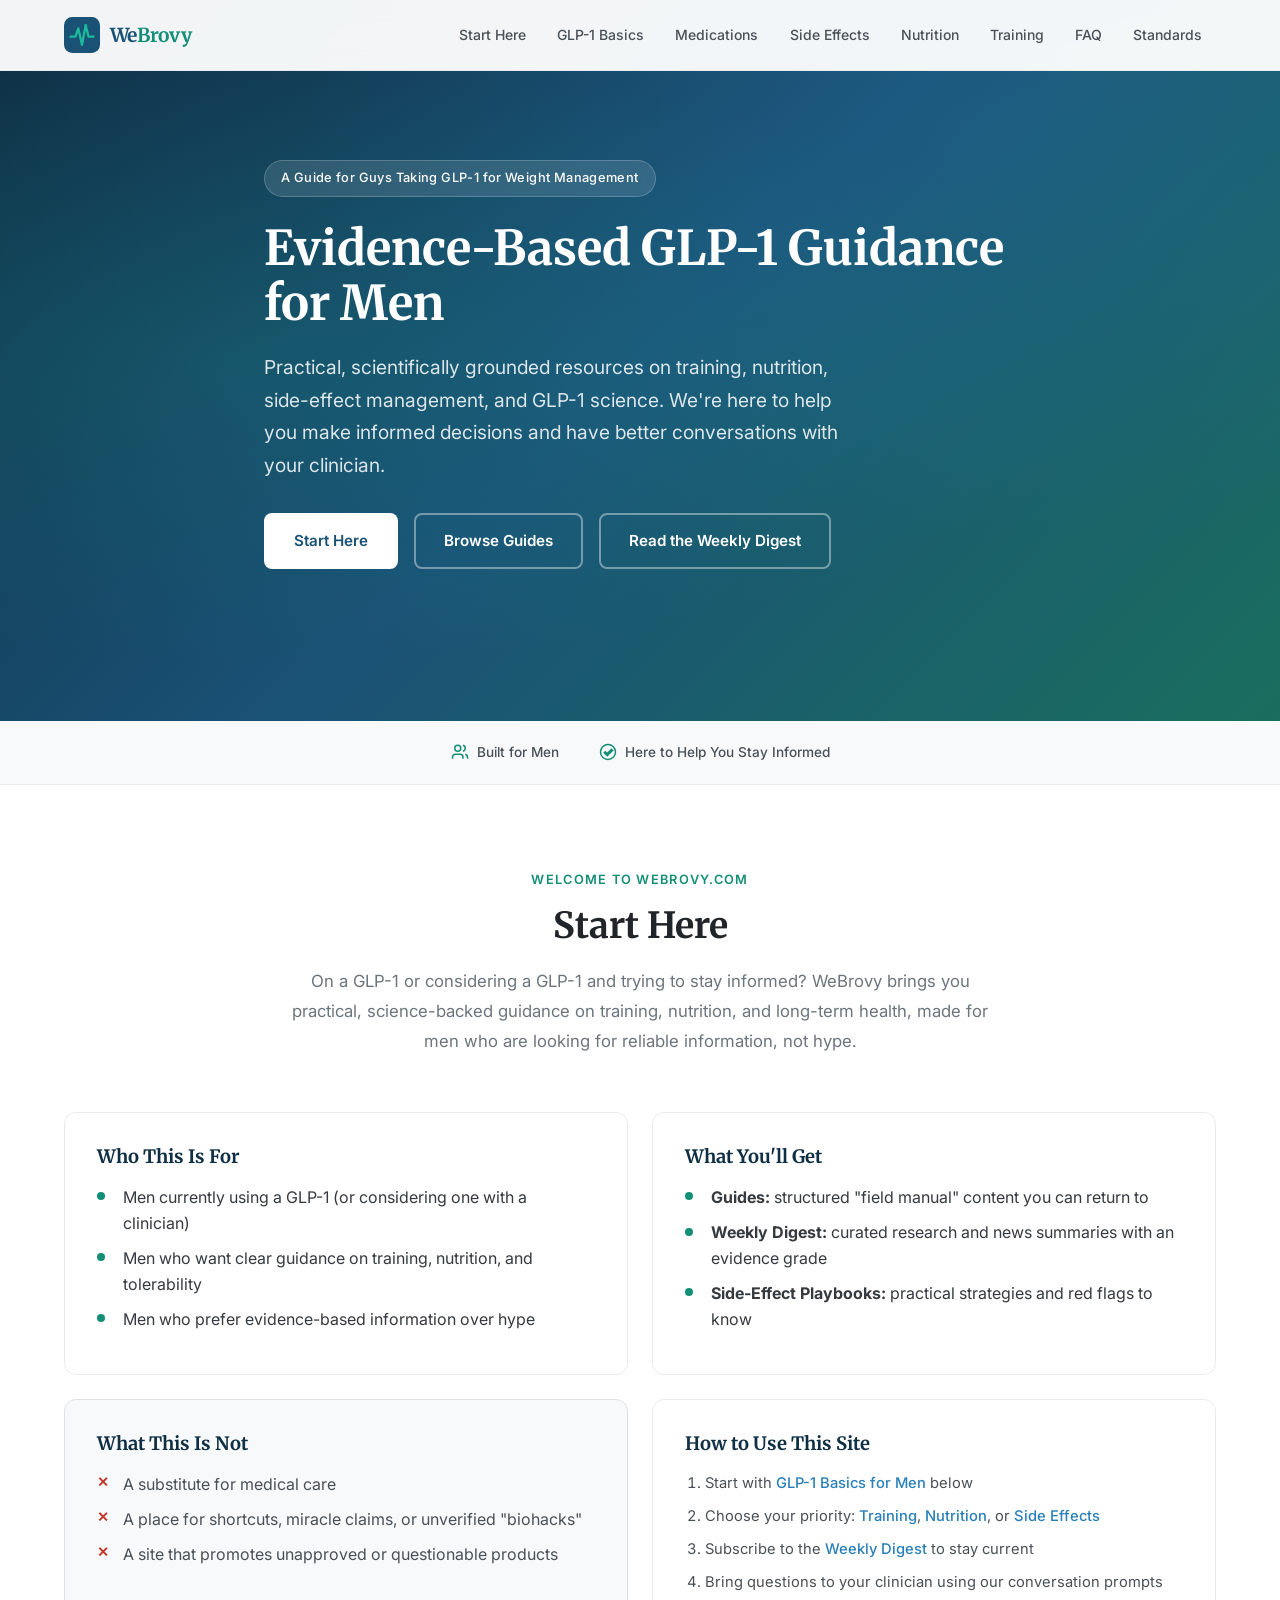
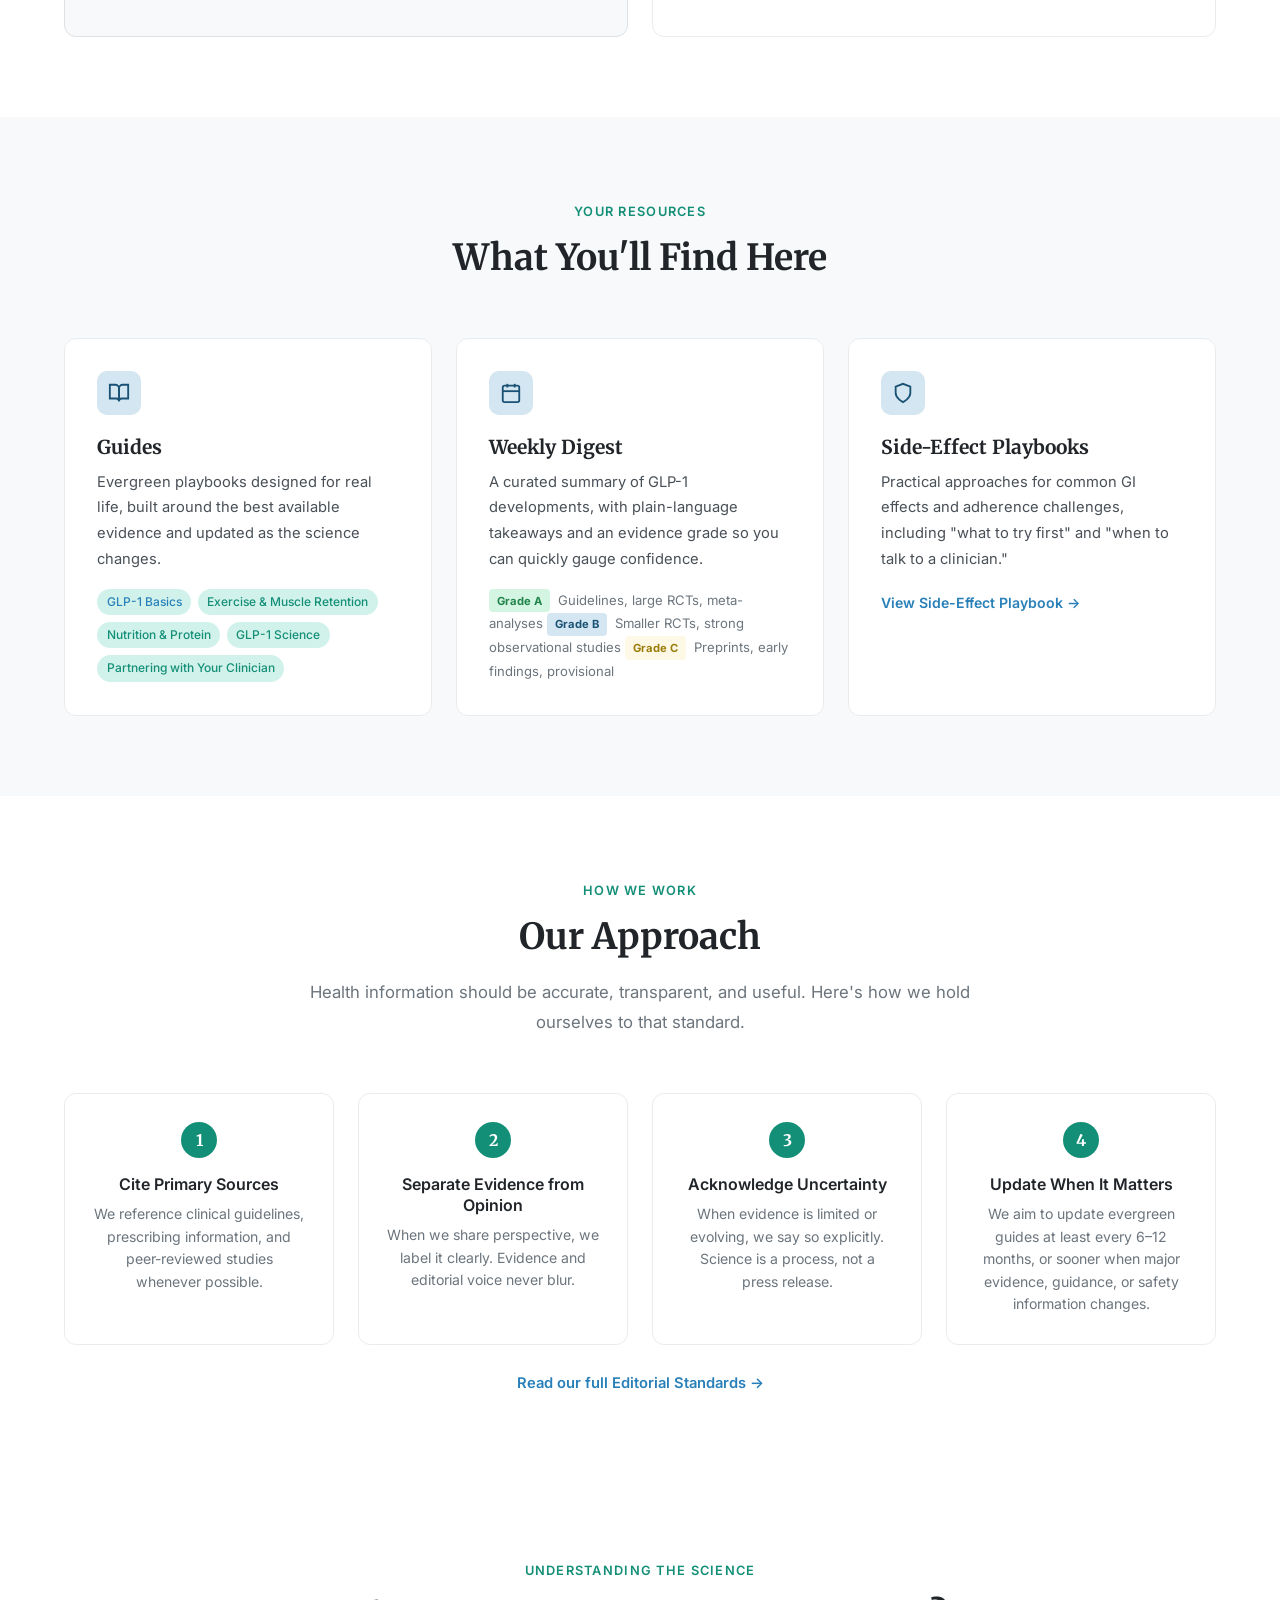
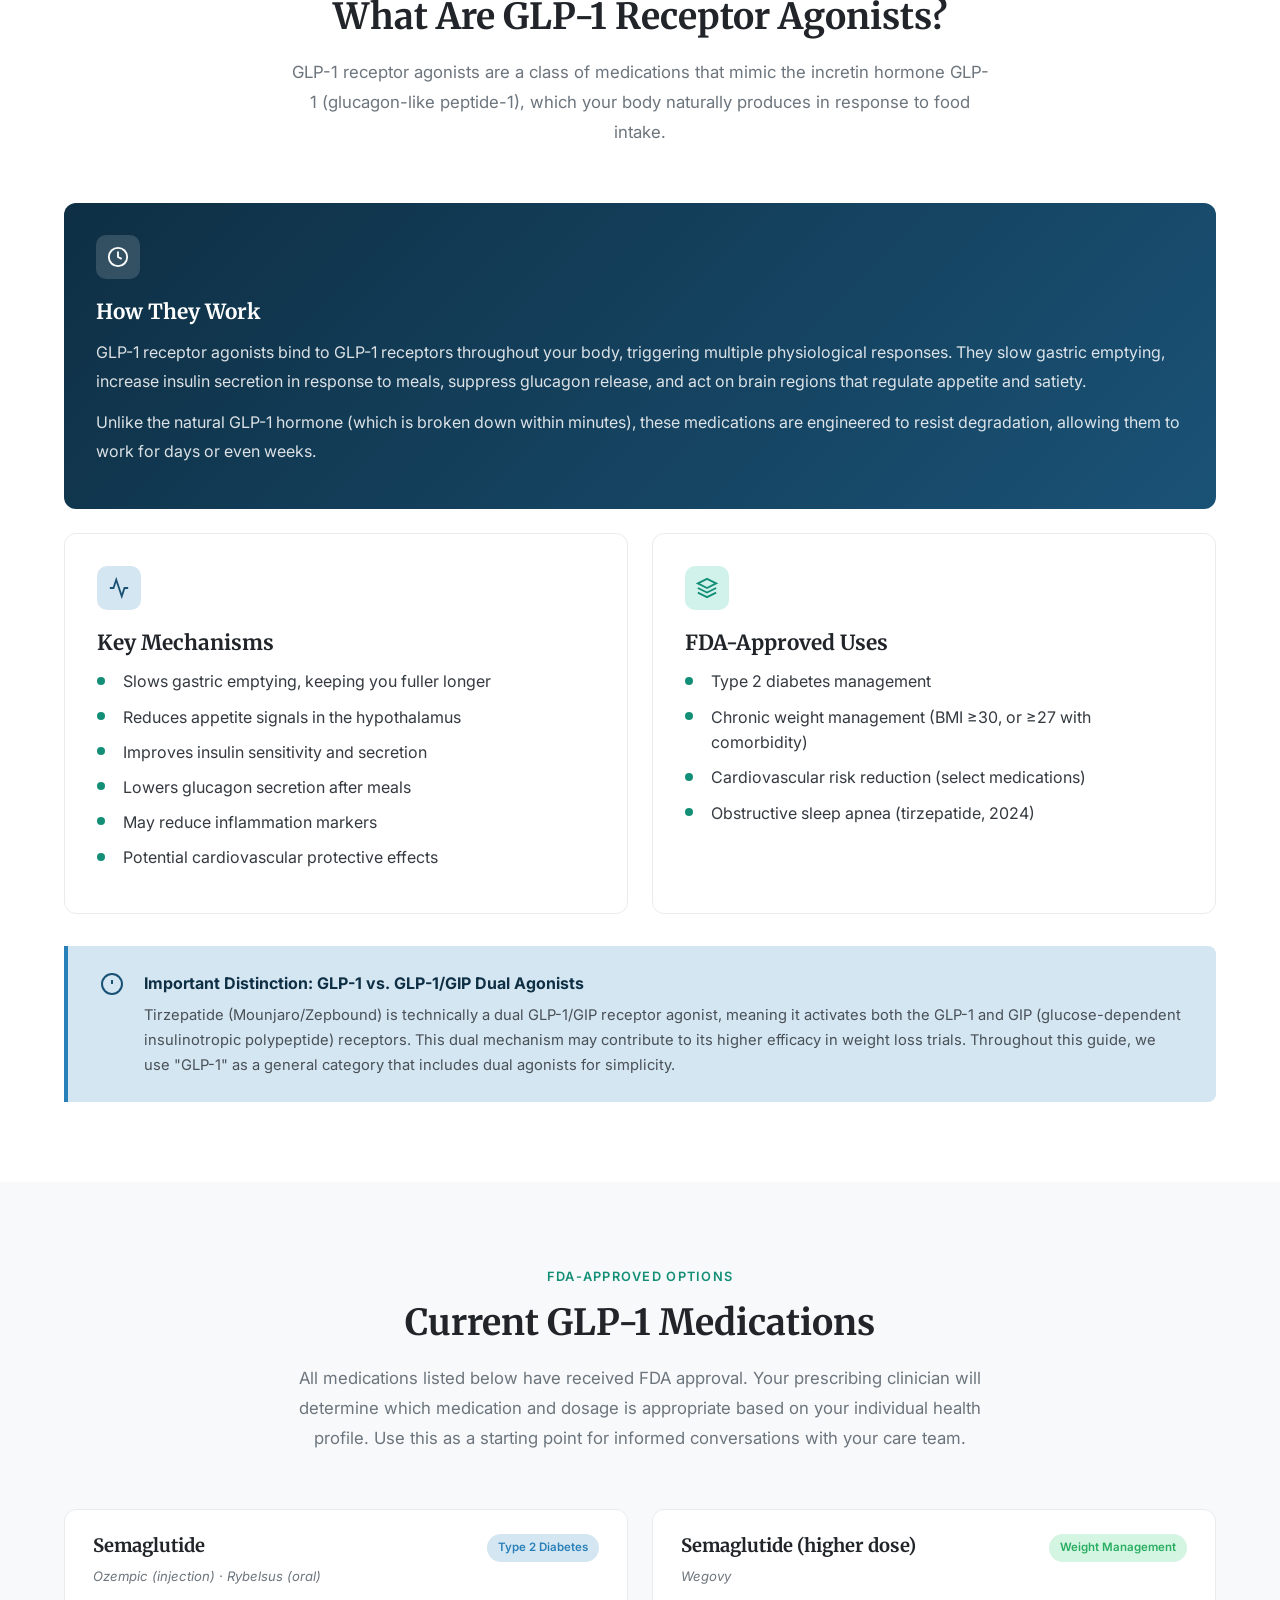
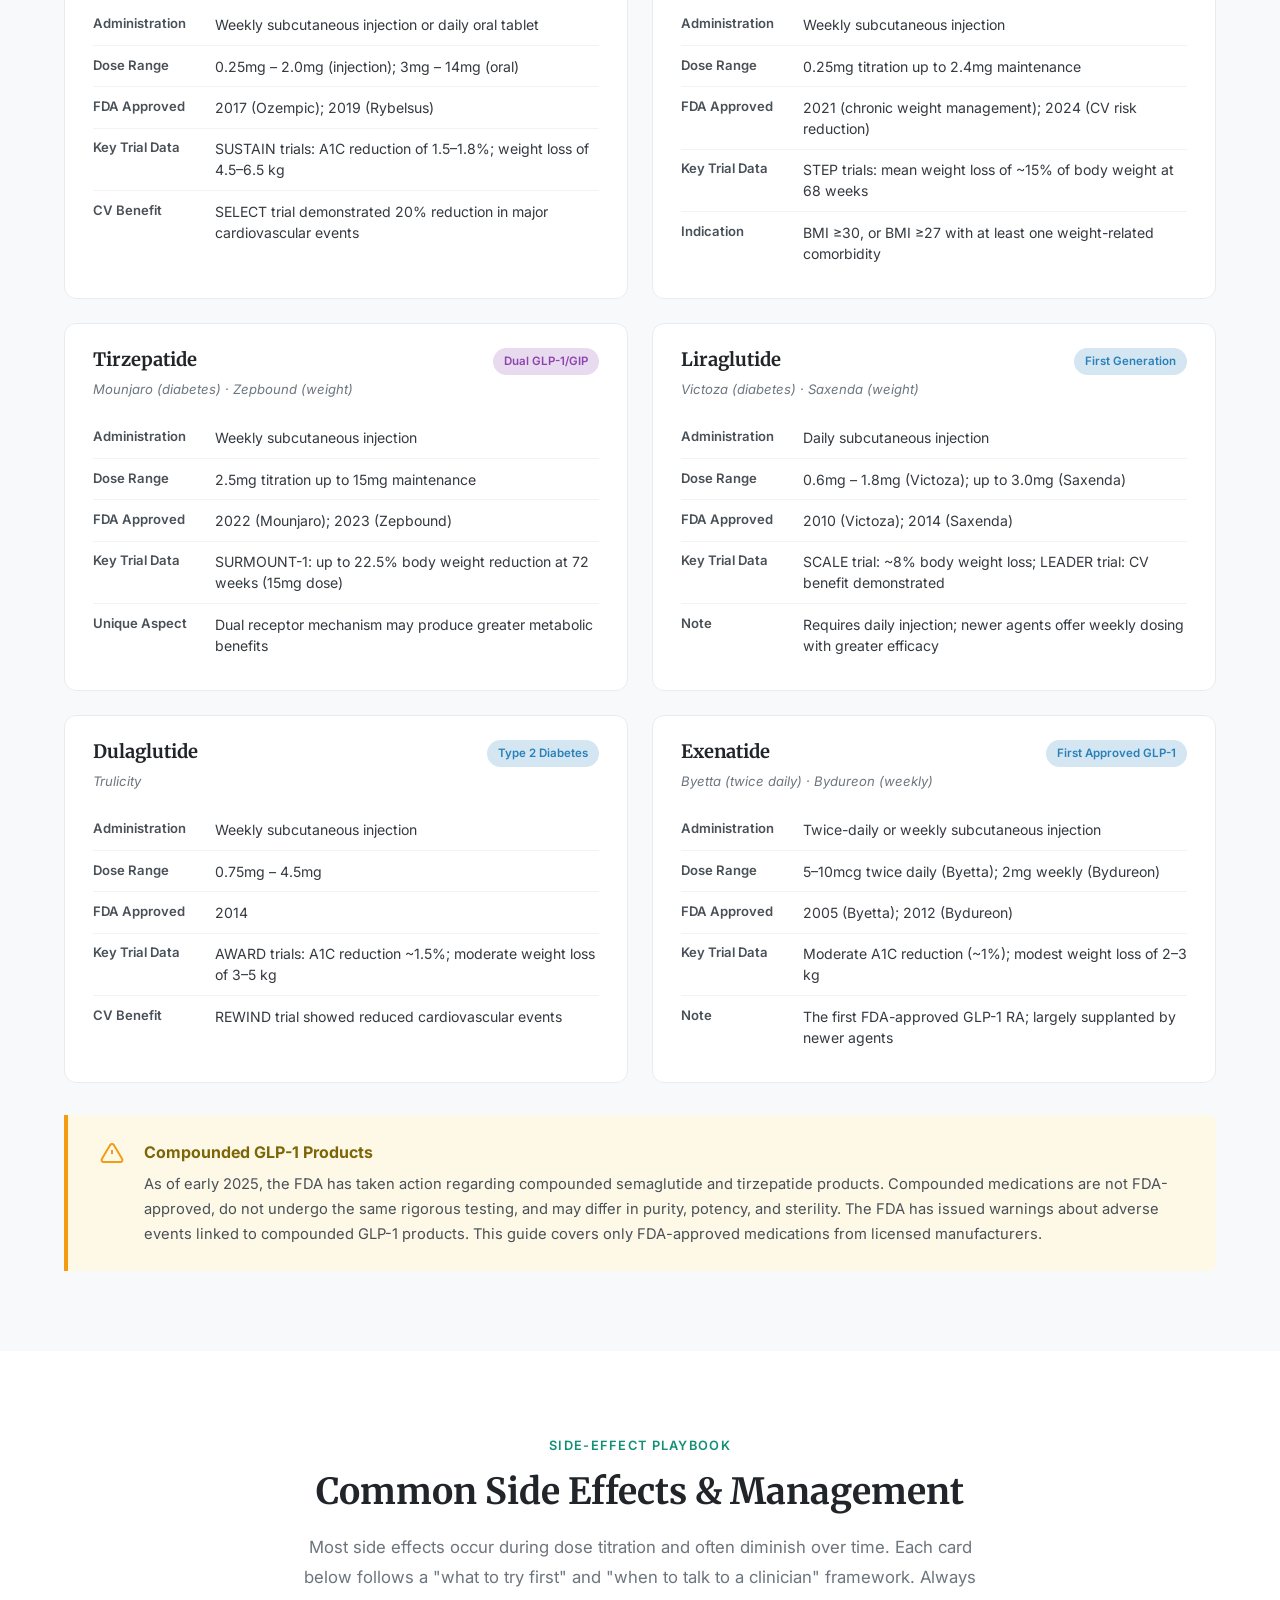
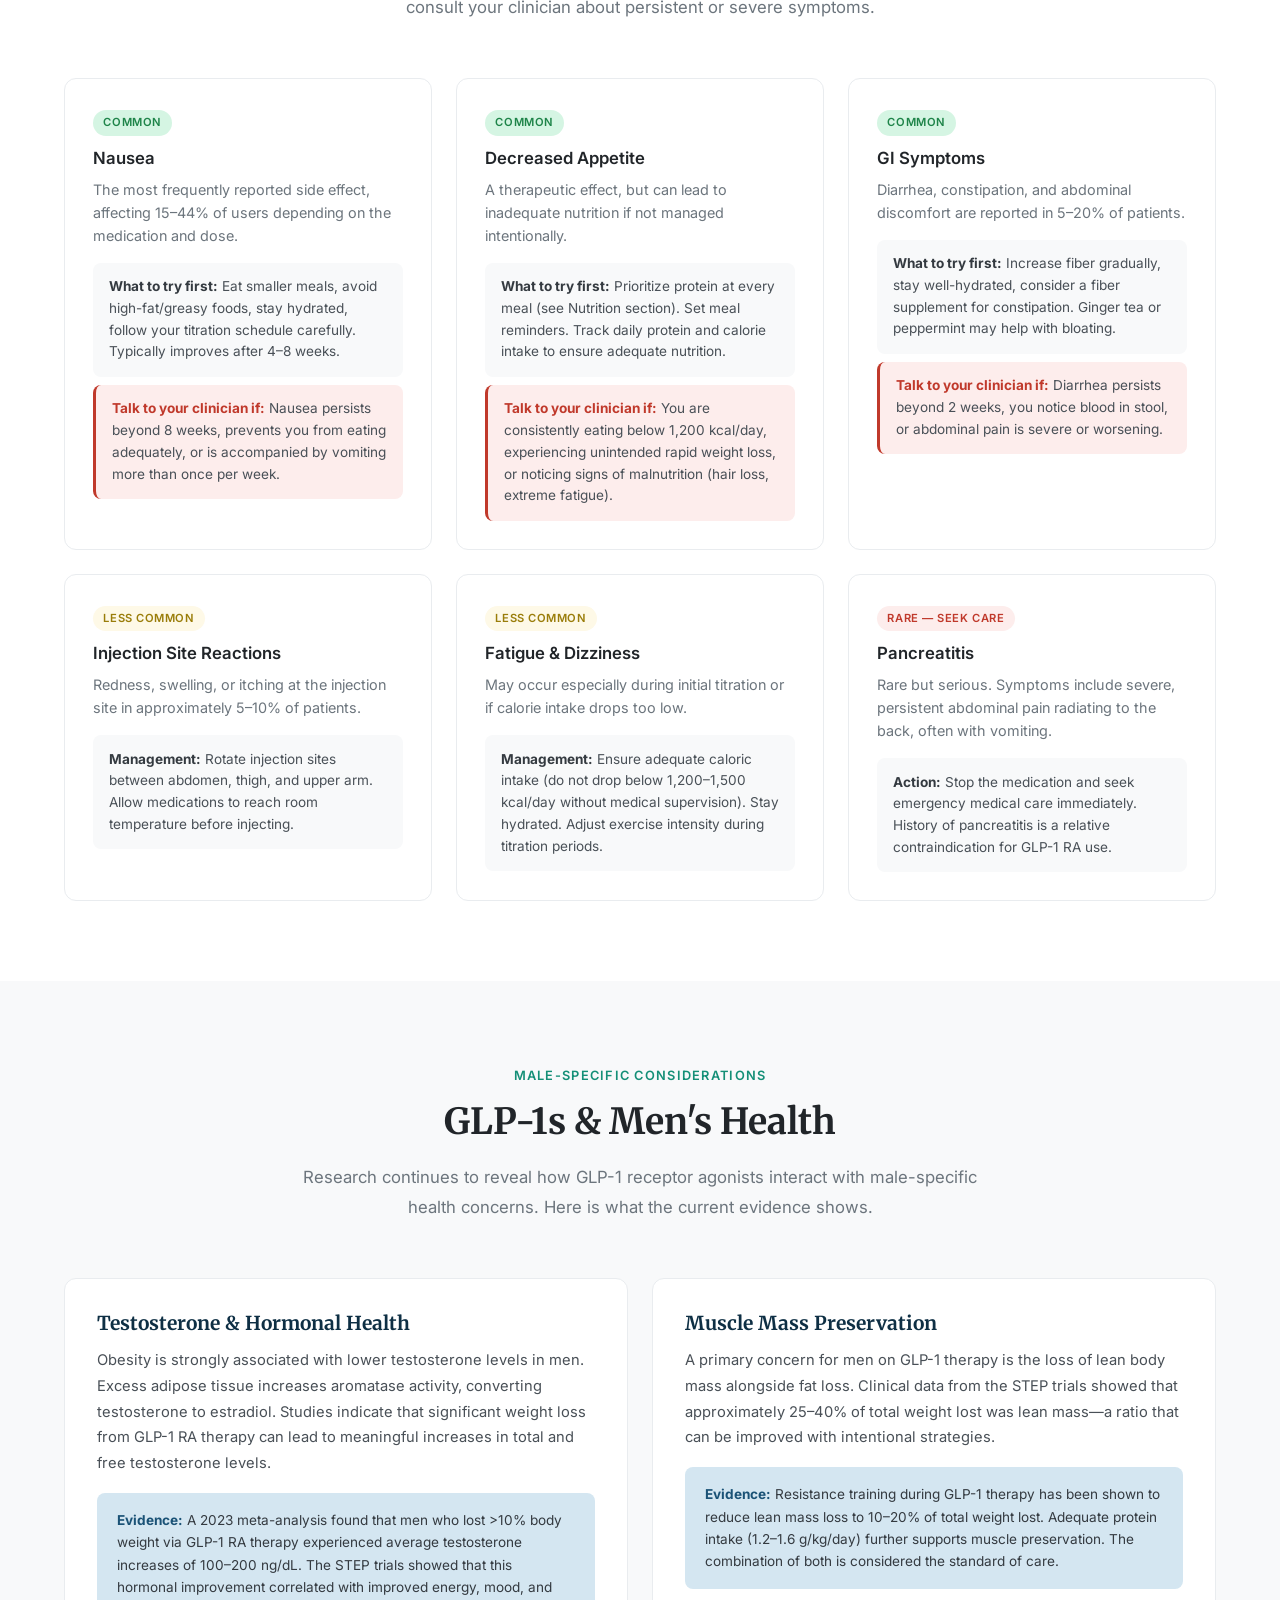
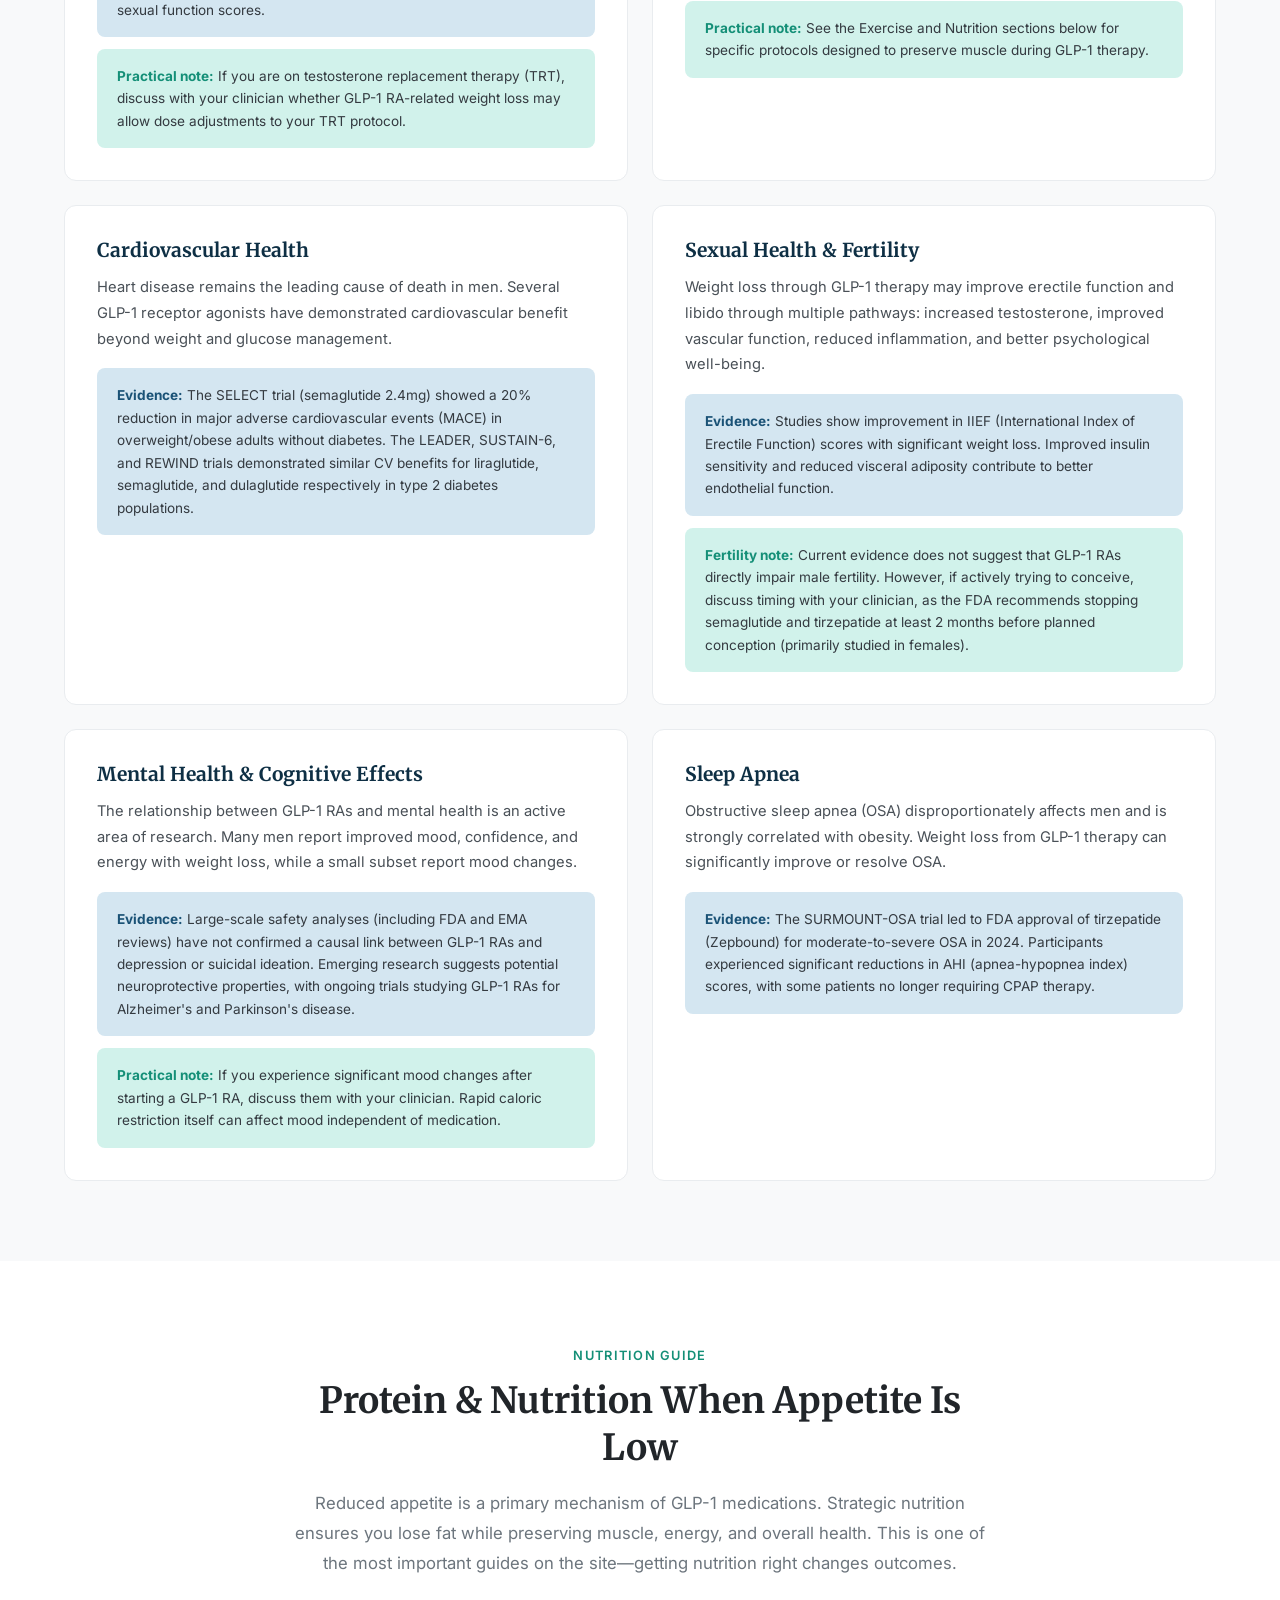
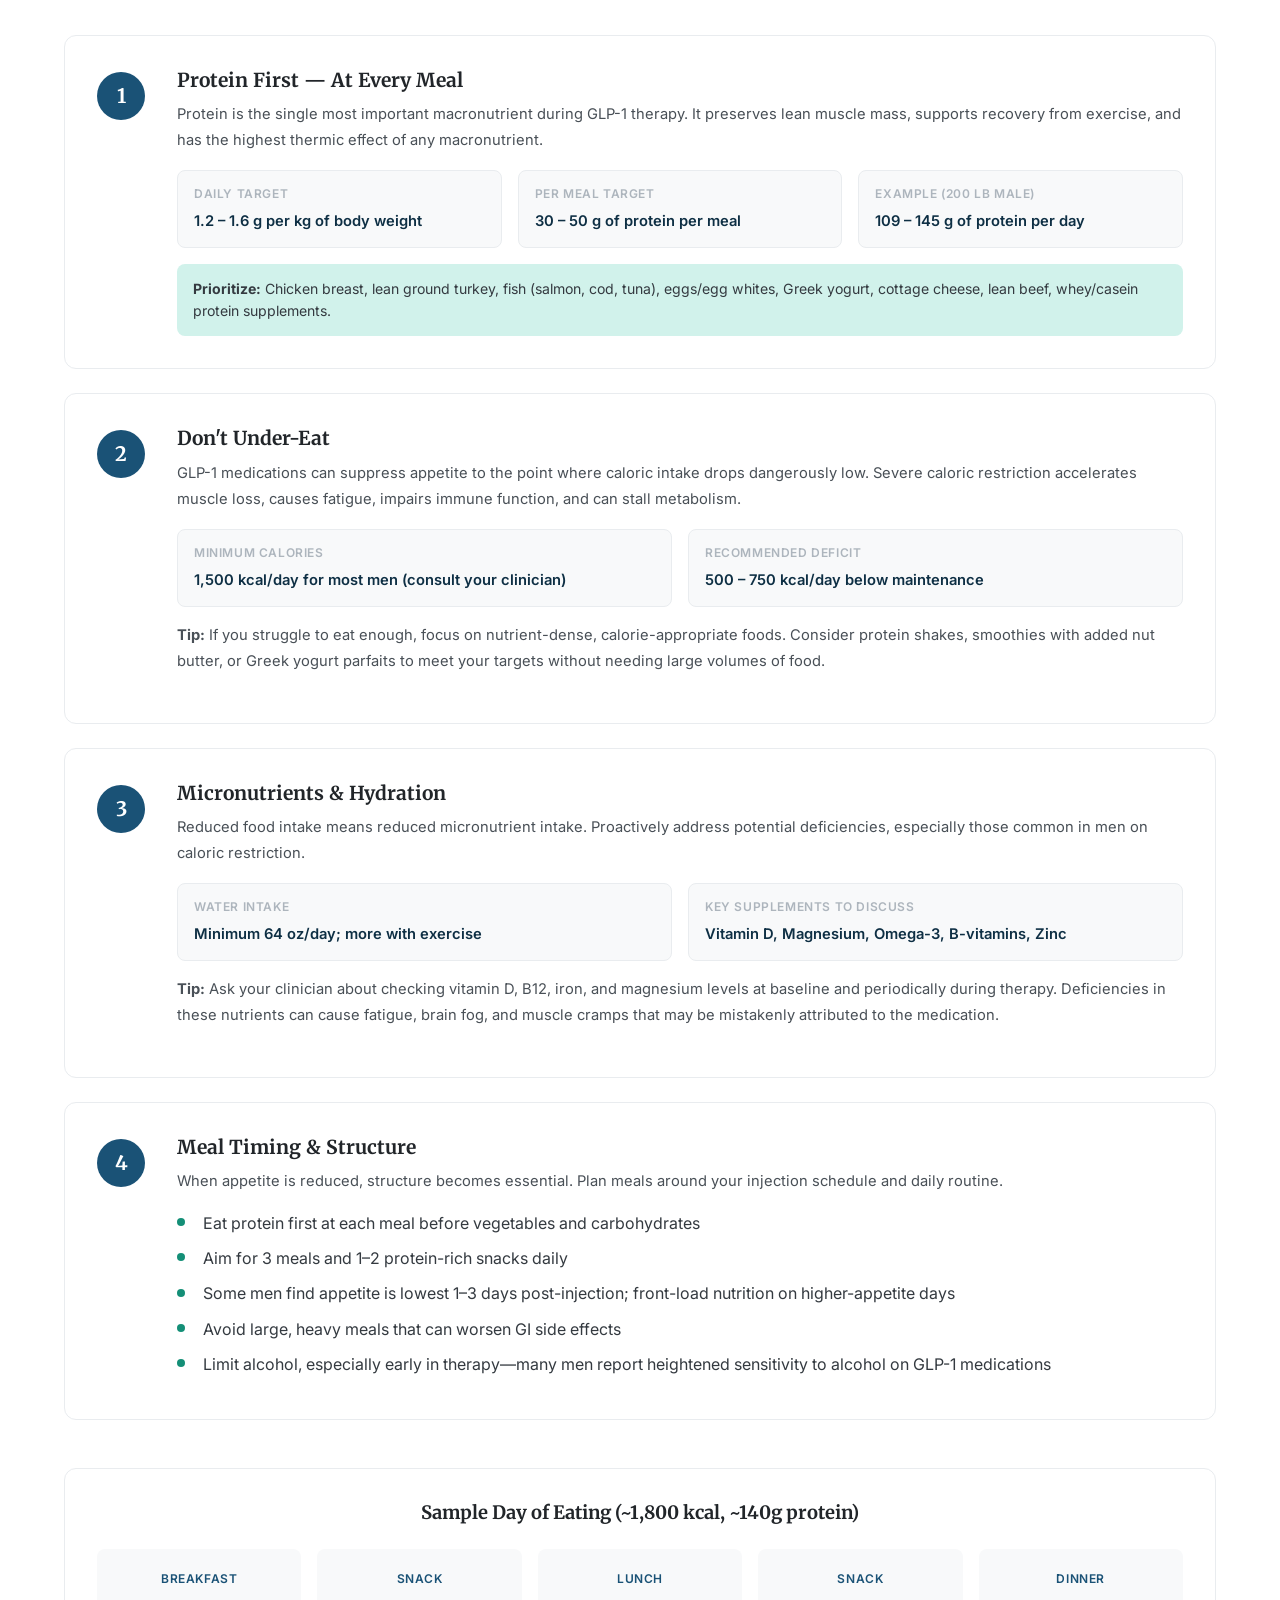
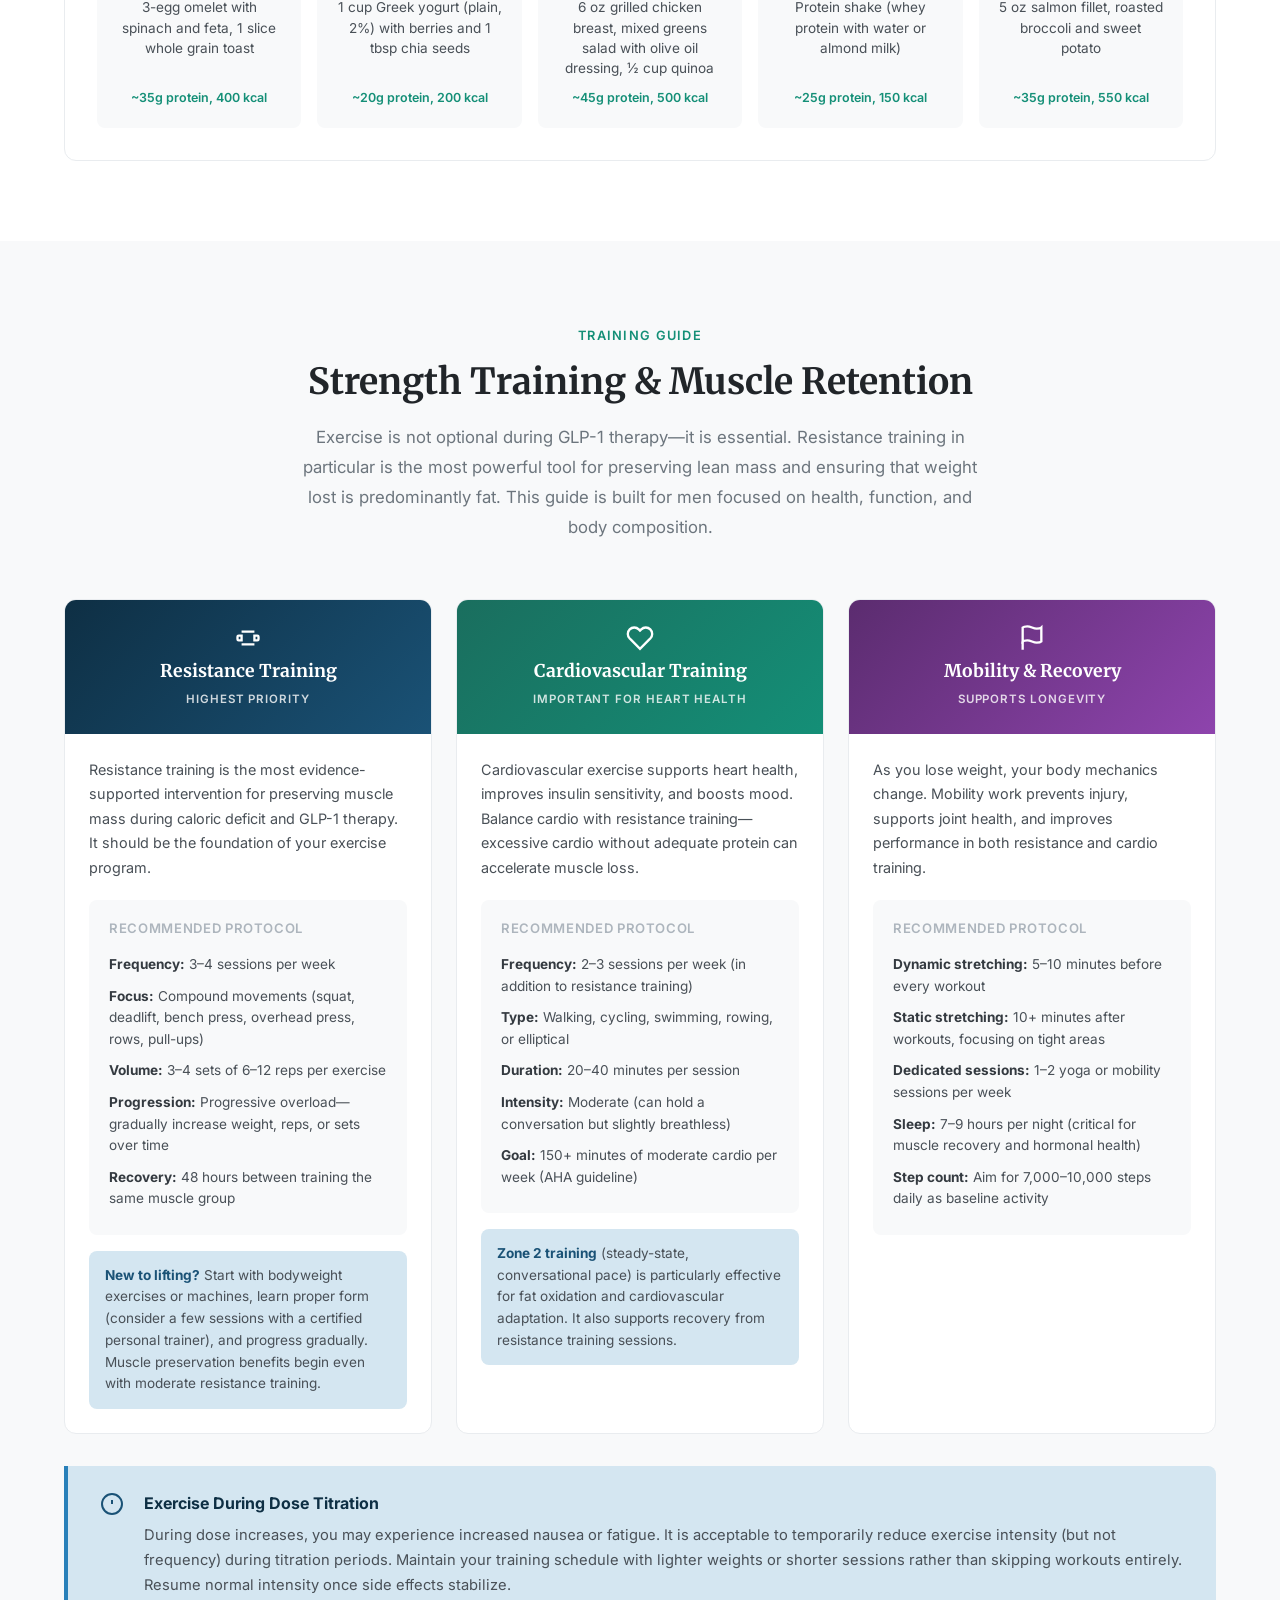
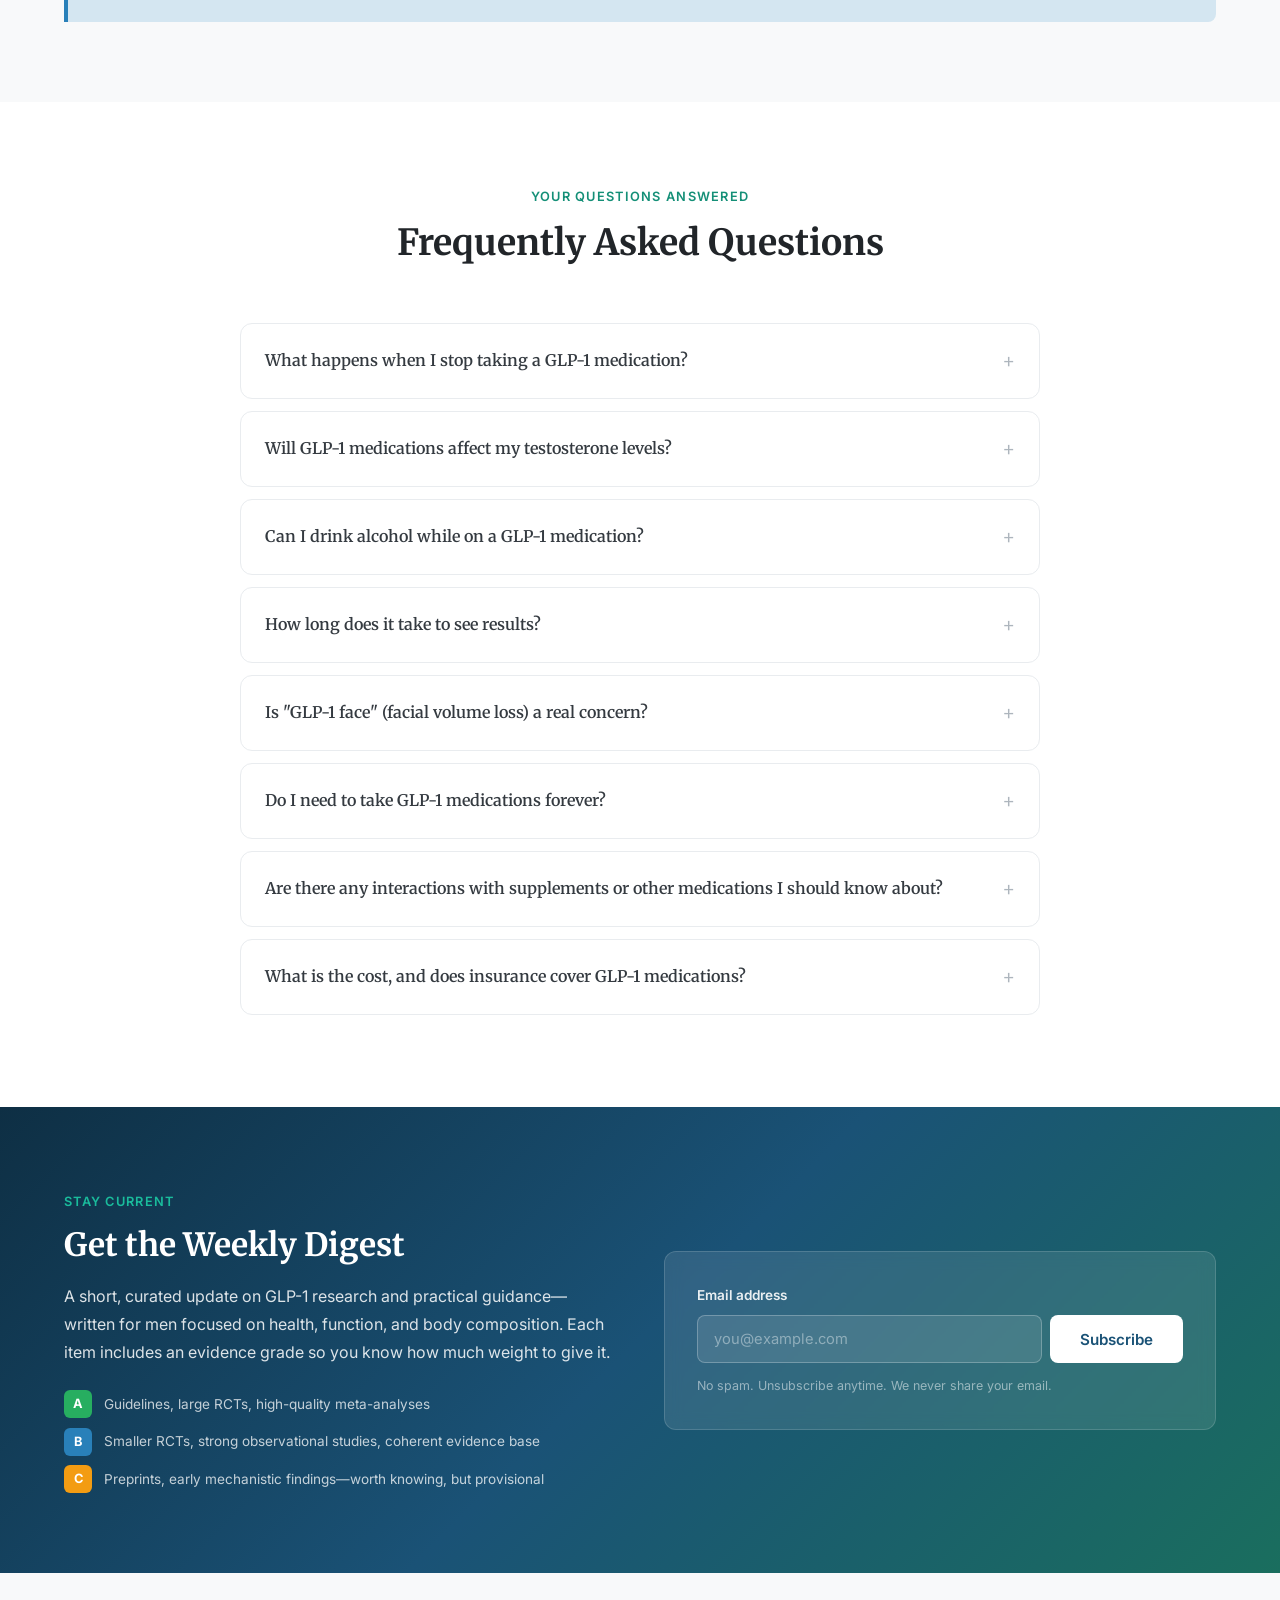
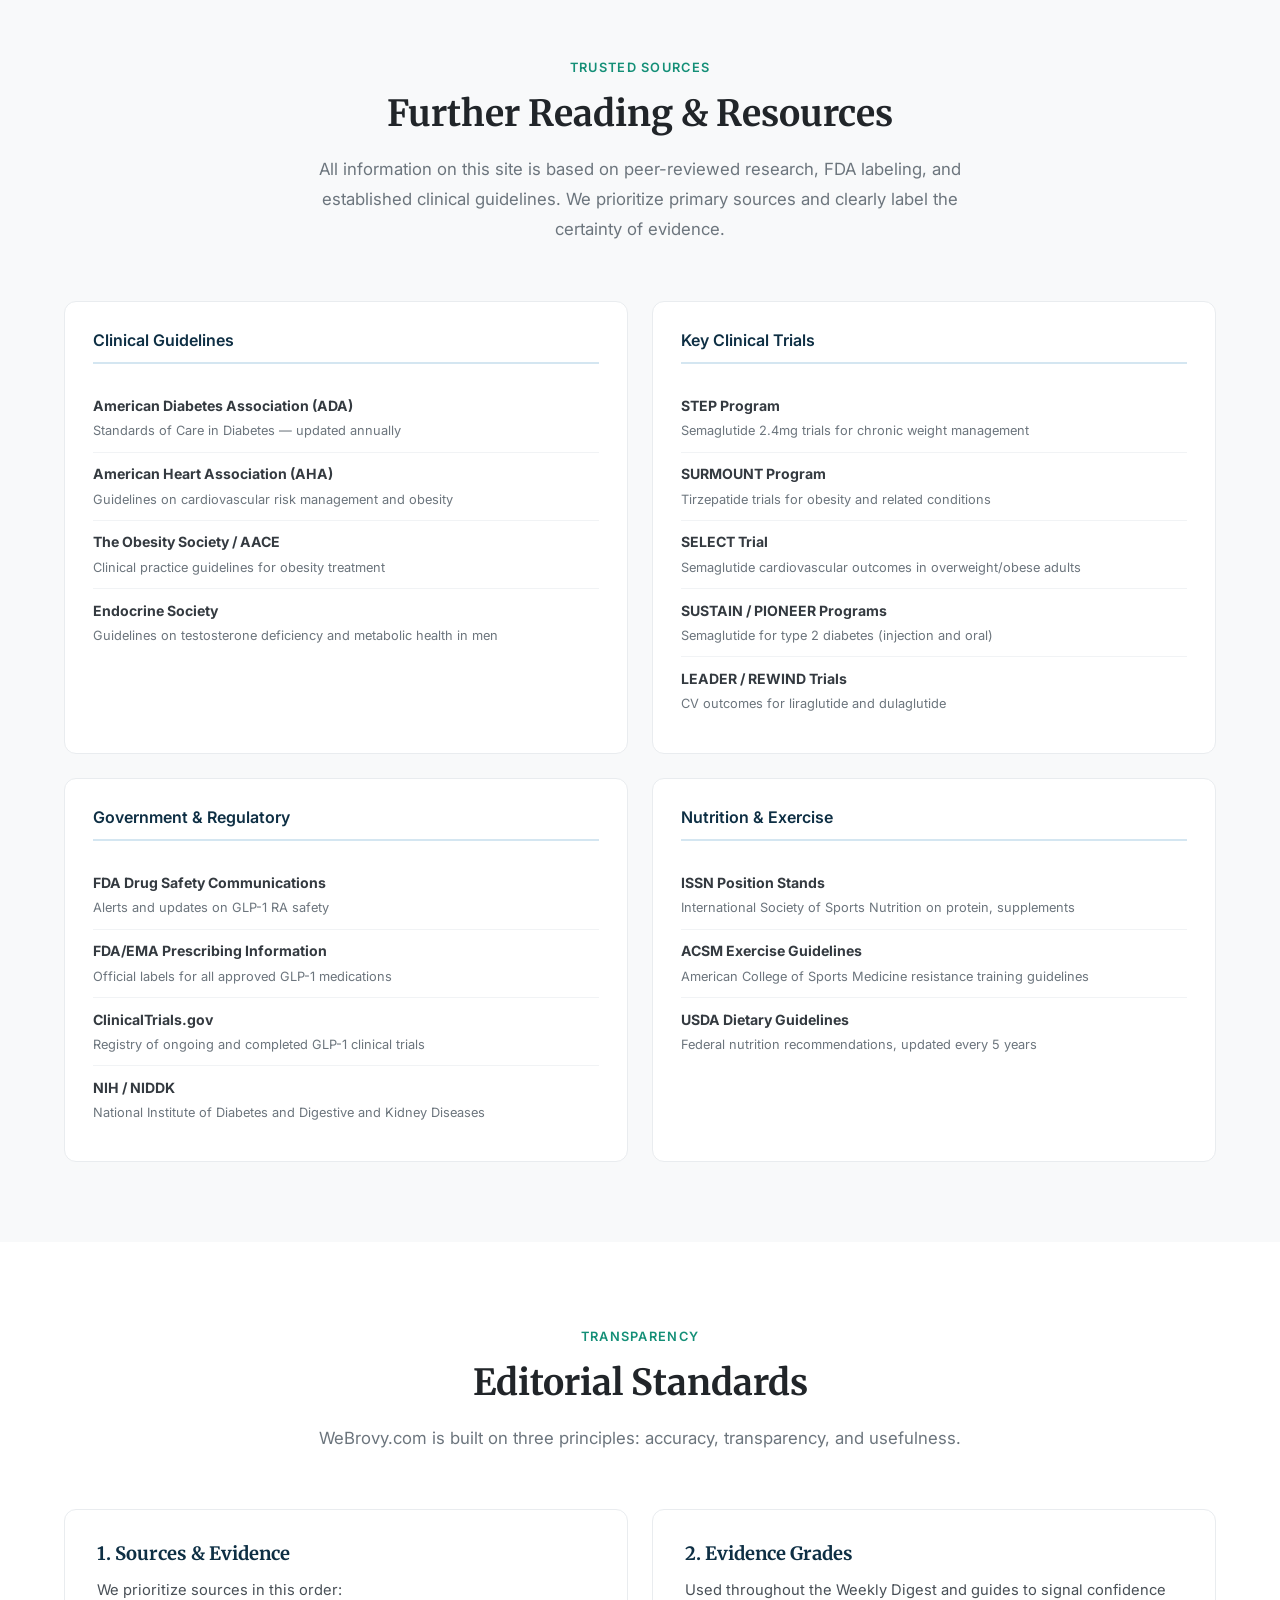
<file: index.html>
<!DOCTYPE html>
<html lang="en">
<head>
  <meta charset="UTF-8">
  <meta name="viewport" content="width=device-width, initial-scale=1.0">
  <title>WeBrovy.com | Evidence-Based GLP-1 Guidance for Men</title>
  <meta name="description" content="Evidence-based guidance for men using GLP-1 medications for weight management. Practical, scientifically grounded resources on training, nutrition, side-effect management, and GLP-1 science.">
  <link rel="preconnect" href="https://fonts.googleapis.com">
  <link rel="preconnect" href="https://fonts.gstatic.com" crossorigin>
  <link href="https://fonts.googleapis.com/css2?family=Inter:wght@300;400;500;600;700&family=Merriweather:wght@400;700&display=swap" rel="stylesheet">
  <link rel="icon" type="image/svg+xml" href="favicon.svg">
  <link rel="stylesheet" href="styles.css">
</head>
<body>

  <!-- Navigation -->
  <nav class="nav" id="nav">
    <div class="nav-container">
      <a href="#" class="nav-logo">
        <svg class="logo-icon" viewBox="0 0 44 44" fill="none" xmlns="http://www.w3.org/2000/svg">
          <rect x="0" y="0" width="44" height="44" rx="10" fill="#1a5276"/>
          <path d="M8 24 L14 24 L17.5 14 L22 34 L26.5 10 L30 24 L36 24" stroke="#1abc9c" stroke-width="2.8" stroke-linecap="round" stroke-linejoin="round" fill="none"/>
          <circle cx="26.5" cy="10" r="2" fill="#1abc9c" opacity="0.4"/>
        </svg>
        <span class="nav-wordmark">We<em>Brovy</em></span>
      </a>
      <button class="nav-toggle" id="navToggle" aria-label="Toggle navigation">
        <span></span><span></span><span></span>
      </button>
      <ul class="nav-links" id="navLinks">
        <li><a href="#start-here">Start Here</a></li>
        <li><a href="#what-are-glp1s">GLP-1 Basics</a></li>
        <li><a href="#medications">Medications</a></li>
        <li><a href="#side-effects">Side Effects</a></li>
        <li><a href="#nutrition">Nutrition</a></li>
        <li><a href="#exercise">Training</a></li>
        <li><a href="#faq">FAQ</a></li>
        <li><a href="#editorial-standards">Standards</a></li>
      </ul>
    </div>
  </nav>

  <!-- Hero Section -->
  <header class="hero">
    <div class="hero-bg"></div>
    <div class="container hero-content">
      <div class="hero-badge">A Guide for Guys Taking GLP-1 for Weight Management</div>
      <h1>Evidence-Based GLP-1 Guidance for Men</h1>
      <p class="hero-subtitle">Practical, scientifically grounded resources on training, nutrition, side-effect management, and GLP-1 science. We're here to help you make informed decisions and have better conversations with your clinician.</p>
      <div class="hero-actions">
        <a href="#start-here" class="btn btn-primary">Start Here</a>
        <a href="#what-you-will-find" class="btn btn-outline">Browse Guides</a>
        <a href="#weekly-digest" class="btn btn-outline">Read the Weekly Digest</a>
      </div>
    </div>
  </header>

  <!-- Trust Bar -->
  <section class="trust-bar">
    <div class="container">
      <div class="trust-items">
        <div class="trust-item">
          <svg viewBox="0 0 24 24" fill="none" stroke="currentColor" stroke-width="2"><path d="M16 21v-2a4 4 0 0 0-4-4H6a4 4 0 0 0-4 4v2"/><circle cx="9" cy="7" r="4"/><path d="M22 21v-2a4 4 0 0 0-3-3.87"/><path d="M16 3.13a4 4 0 0 1 0 7.75"/></svg>
          <span>Built for Men</span>
        </div>
        <div class="trust-item">
          <svg viewBox="0 0 24 24" fill="none" stroke="currentColor" stroke-width="2"><path d="M12 2C6.48 2 2 6.48 2 12s4.48 10 10 10 10-4.48 10-10S17.52 2 12 2zm-1 15l-4-4 1.41-1.41L11 14.17l5.59-5.59L18 10l-7 7z"/></svg>
          <span>Here to Help You Stay Informed</span>
        </div>
      </div>
    </div>
  </section>

  <!-- Start Here -->
  <section class="section" id="start-here">
    <div class="container">
      <div class="section-header">
        <span class="section-label">Welcome to WeBrovy.com</span>
        <h2>Start Here</h2>
        <p class="section-intro">On a GLP-1 or considering a GLP-1 and trying to stay informed? WeBrovy brings you practical, science-backed guidance on training, nutrition, and long-term health, made for men who are looking for reliable information, not hype.</p>
      </div>

      <div class="start-here-grid">
        <div class="sh-card">
          <h3>Who This Is For</h3>
          <ul class="check-list">
            <li>Men currently using a GLP-1 (or considering one with a clinician)</li>
            <li>Men who want clear guidance on training, nutrition, and tolerability</li>
            <li>Men who prefer evidence-based information over hype</li>
          </ul>
        </div>
        <div class="sh-card">
          <h3>What You'll Get</h3>
          <ul class="check-list">
            <li><strong>Guides:</strong> structured "field manual" content you can return to</li>
            <li><strong>Weekly Digest:</strong> curated research and news summaries with an evidence grade</li>
            <li><strong>Side-Effect Playbooks:</strong> practical strategies and red flags to know</li>
          </ul>
        </div>
        <div class="sh-card sh-card-not">
          <h3>What This Is Not</h3>
          <ul class="check-list-x">
            <li>A substitute for medical care</li>
            <li>A place for shortcuts, miracle claims, or unverified "biohacks"</li>
            <li>A site that promotes unapproved or questionable products</li>
          </ul>
        </div>
        <div class="sh-card">
          <h3>How to Use This Site</h3>
          <ol class="numbered-list">
            <li>Start with <a href="#what-are-glp1s">GLP-1 Basics for Men</a> below</li>
            <li>Choose your priority: <a href="#exercise">Training</a>, <a href="#nutrition">Nutrition</a>, or <a href="#side-effects">Side Effects</a></li>
            <li>Subscribe to the <a href="#weekly-digest">Weekly Digest</a> to stay current</li>
            <li>Bring questions to your clinician using our conversation prompts</li>
          </ol>
        </div>
      </div>
    </div>
  </section>

  <!-- What You'll Find Here -->
  <section class="section section-alt" id="what-you-will-find">
    <div class="container">
      <div class="section-header">
        <span class="section-label">Your Resources</span>
        <h2>What You'll Find Here</h2>
      </div>

      <div class="find-here-grid">
        <div class="fh-card">
          <div class="fh-icon">
            <svg viewBox="0 0 24 24" fill="none" stroke="currentColor" stroke-width="2"><path d="M2 3h6a4 4 0 0 1 4 4v14a3 3 0 0 0-3-3H2z"/><path d="M22 3h-6a4 4 0 0 0-4 4v14a3 3 0 0 1 3-3h7z"/></svg>
          </div>
          <h3>Guides</h3>
          <p>Evergreen playbooks designed for real life, built around the best available evidence and updated as the science changes.</p>
          <div class="fh-topics">
            <span class="fh-topic"><a href="glp1-basics.html" target="_blank" rel="noopener noreferrer">GLP-1 Basics</a></span>
            <span class="fh-topic">Exercise &amp; Muscle Retention</span>
            <span class="fh-topic">Nutrition &amp; Protein</span>
            <span class="fh-topic">GLP-1 Science</span>
            <span class="fh-topic">Partnering with Your Clinician</span>
          </div>
        </div>

        <div class="fh-card">
          <div class="fh-icon">
            <svg viewBox="0 0 24 24" fill="none" stroke="currentColor" stroke-width="2"><rect x="3" y="4" width="18" height="18" rx="2" ry="2"/><line x1="16" y1="2" x2="16" y2="6"/><line x1="8" y1="2" x2="8" y2="6"/><line x1="3" y1="10" x2="21" y2="10"/></svg>
          </div>
          <h3>Weekly Digest</h3>
          <p>A curated summary of GLP-1 developments, with plain-language takeaways and an evidence grade so you can quickly gauge confidence.</p>
          <div class="evidence-grades-mini">
            <span class="eg-mini a">Grade A</span> Guidelines, large RCTs, meta-analyses
            <span class="eg-mini b">Grade B</span> Smaller RCTs, strong observational studies
            <span class="eg-mini c">Grade C</span> Preprints, early findings, provisional
          </div>
        </div>

        <div class="fh-card">
          <div class="fh-icon">
            <svg viewBox="0 0 24 24" fill="none" stroke="currentColor" stroke-width="2"><path d="M12 22s8-4 8-10V5l-8-3-8 3v7c0 6 8 10 8 10z"/></svg>
          </div>
          <h3>Side-Effect Playbooks</h3>
          <p>Practical approaches for common GI effects and adherence challenges, including "what to try first" and "when to talk to a clinician."</p>
          <a href="#side-effects" class="fh-link">View Side-Effect Playbook &rarr;</a>
        </div>
      </div>
    </div>
  </section>

  <!-- Our Approach -->
  <section class="section" id="our-approach">
    <div class="container">
      <div class="section-header">
        <span class="section-label">How We Work</span>
        <h2>Our Approach</h2>
        <p class="section-intro">Health information should be accurate, transparent, and useful. Here's how we hold ourselves to that standard.</p>
      </div>

      <div class="approach-grid">
        <div class="approach-card">
          <div class="approach-number">1</div>
          <h4>Cite Primary Sources</h4>
          <p>We reference clinical guidelines, prescribing information, and peer-reviewed studies whenever possible.</p>
        </div>
        <div class="approach-card">
          <div class="approach-number">2</div>
          <h4>Separate Evidence from Opinion</h4>
          <p>When we share perspective, we label it clearly. Evidence and editorial voice never blur.</p>
        </div>
        <div class="approach-card">
          <div class="approach-number">3</div>
          <h4>Acknowledge Uncertainty</h4>
          <p>When evidence is limited or evolving, we say so explicitly. Science is a process, not a press release.</p>
        </div>
        <div class="approach-card">
          <div class="approach-number">4</div>
          <h4>Update When It Matters</h4>
          <p>We aim to update evergreen guides at least every 6&ndash;12 months, or sooner when major evidence, guidance, or safety information changes.</p>
        </div>
      </div>

      <div class="approach-cta">
        <a href="#editorial-standards" class="btn-text">Read our full Editorial Standards &rarr;</a>
      </div>
    </div>
  </section>

  <!-- What Are GLP-1s -->
  <section class="section" id="what-are-glp1s">
    <div class="container">
      <div class="section-header">
        <span class="section-label">Understanding the Science</span>
        <h2>What Are GLP-1 Receptor Agonists?</h2>
        <p class="section-intro">GLP-1 receptor agonists are a class of medications that mimic the incretin hormone GLP-1 (glucagon-like peptide-1), which your body naturally produces in response to food intake.</p>
      </div>

      <div class="info-grid">
        <div class="info-card featured">
          <div class="info-card-icon">
            <svg viewBox="0 0 24 24" fill="none" stroke="currentColor" stroke-width="2"><circle cx="12" cy="12" r="10"/><path d="M12 6v6l4 2"/></svg>
          </div>
          <h3>How They Work</h3>
          <p>GLP-1 receptor agonists bind to GLP-1 receptors throughout your body, triggering multiple physiological responses. They slow gastric emptying, increase insulin secretion in response to meals, suppress glucagon release, and act on brain regions that regulate appetite and satiety.</p>
          <p>Unlike the natural GLP-1 hormone (which is broken down within minutes), these medications are engineered to resist degradation, allowing them to work for days or even weeks.</p>
        </div>

        <div class="info-card">
          <div class="info-card-icon blue">
            <svg viewBox="0 0 24 24" fill="none" stroke="currentColor" stroke-width="2"><path d="M22 12h-4l-3 9L9 3l-3 9H2"/></svg>
          </div>
          <h3>Key Mechanisms</h3>
          <ul class="check-list">
            <li>Slows gastric emptying, keeping you fuller longer</li>
            <li>Reduces appetite signals in the hypothalamus</li>
            <li>Improves insulin sensitivity and secretion</li>
            <li>Lowers glucagon secretion after meals</li>
            <li>May reduce inflammation markers</li>
            <li>Potential cardiovascular protective effects</li>
          </ul>
        </div>

        <div class="info-card">
          <div class="info-card-icon green">
            <svg viewBox="0 0 24 24" fill="none" stroke="currentColor" stroke-width="2"><path d="M12 2L2 7l10 5 10-5-10-5z"/><path d="M2 17l10 5 10-5"/><path d="M2 12l10 5 10-5"/></svg>
          </div>
          <h3>FDA-Approved Uses</h3>
          <ul class="check-list">
            <li>Type 2 diabetes management</li>
            <li>Chronic weight management (BMI &ge;30, or &ge;27 with comorbidity)</li>
            <li>Cardiovascular risk reduction (select medications)</li>
            <li>Obstructive sleep apnea (tirzepatide, 2024)</li>
          </ul>
        </div>
      </div>

      <div class="callout">
        <div class="callout-icon">
          <svg viewBox="0 0 24 24" fill="none" stroke="currentColor" stroke-width="2"><circle cx="12" cy="12" r="10"/><line x1="12" y1="8" x2="12" y2="12"/><line x1="12" y1="16" x2="12.01" y2="16"/></svg>
        </div>
        <div>
          <strong>Important Distinction: GLP-1 vs. GLP-1/GIP Dual Agonists</strong>
          <p>Tirzepatide (Mounjaro/Zepbound) is technically a dual GLP-1/GIP receptor agonist, meaning it activates both the GLP-1 and GIP (glucose-dependent insulinotropic polypeptide) receptors. This dual mechanism may contribute to its higher efficacy in weight loss trials. Throughout this guide, we use "GLP-1" as a general category that includes dual agonists for simplicity.</p>
        </div>
      </div>
    </div>
  </section>

  <!-- Medications Section -->
  <section class="section section-alt" id="medications">
    <div class="container">
      <div class="section-header">
        <span class="section-label">FDA-Approved Options</span>
        <h2>Current GLP-1 Medications</h2>
        <p class="section-intro">All medications listed below have received FDA approval. Your prescribing clinician will determine which medication and dosage is appropriate based on your individual health profile. Use this as a starting point for informed conversations with your care team.</p>
      </div>

      <div class="med-grid">
        <!-- Semaglutide -->
        <div class="med-card">
          <div class="med-header">
            <div>
              <h3>Semaglutide</h3>
              <span class="med-brand">Ozempic (injection) &middot; Rybelsus (oral)</span>
            </div>
            <span class="med-badge diabetes">Type 2 Diabetes</span>
          </div>
          <div class="med-body">
            <div class="med-detail">
              <span class="med-detail-label">Administration</span>
              <span>Weekly subcutaneous injection or daily oral tablet</span>
            </div>
            <div class="med-detail">
              <span class="med-detail-label">Dose Range</span>
              <span>0.25mg &ndash; 2.0mg (injection); 3mg &ndash; 14mg (oral)</span>
            </div>
            <div class="med-detail">
              <span class="med-detail-label">FDA Approved</span>
              <span>2017 (Ozempic); 2019 (Rybelsus)</span>
            </div>
            <div class="med-detail">
              <span class="med-detail-label">Key Trial Data</span>
              <span>SUSTAIN trials: A1C reduction of 1.5&ndash;1.8%; weight loss of 4.5&ndash;6.5 kg</span>
            </div>
            <div class="med-detail">
              <span class="med-detail-label">CV Benefit</span>
              <span>SELECT trial demonstrated 20% reduction in major cardiovascular events</span>
            </div>
          </div>
        </div>

        <!-- Wegovy -->
        <div class="med-card">
          <div class="med-header">
            <div>
              <h3>Semaglutide (higher dose)</h3>
              <span class="med-brand">Wegovy</span>
            </div>
            <span class="med-badge weight">Weight Management</span>
          </div>
          <div class="med-body">
            <div class="med-detail">
              <span class="med-detail-label">Administration</span>
              <span>Weekly subcutaneous injection</span>
            </div>
            <div class="med-detail">
              <span class="med-detail-label">Dose Range</span>
              <span>0.25mg titration up to 2.4mg maintenance</span>
            </div>
            <div class="med-detail">
              <span class="med-detail-label">FDA Approved</span>
              <span>2021 (chronic weight management); 2024 (CV risk reduction)</span>
            </div>
            <div class="med-detail">
              <span class="med-detail-label">Key Trial Data</span>
              <span>STEP trials: mean weight loss of ~15% of body weight at 68 weeks</span>
            </div>
            <div class="med-detail">
              <span class="med-detail-label">Indication</span>
              <span>BMI &ge;30, or BMI &ge;27 with at least one weight-related comorbidity</span>
            </div>
          </div>
        </div>

        <!-- Tirzepatide -->
        <div class="med-card">
          <div class="med-header">
            <div>
              <h3>Tirzepatide</h3>
              <span class="med-brand">Mounjaro (diabetes) &middot; Zepbound (weight)</span>
            </div>
            <span class="med-badge dual">Dual GLP-1/GIP</span>
          </div>
          <div class="med-body">
            <div class="med-detail">
              <span class="med-detail-label">Administration</span>
              <span>Weekly subcutaneous injection</span>
            </div>
            <div class="med-detail">
              <span class="med-detail-label">Dose Range</span>
              <span>2.5mg titration up to 15mg maintenance</span>
            </div>
            <div class="med-detail">
              <span class="med-detail-label">FDA Approved</span>
              <span>2022 (Mounjaro); 2023 (Zepbound)</span>
            </div>
            <div class="med-detail">
              <span class="med-detail-label">Key Trial Data</span>
              <span>SURMOUNT-1: up to 22.5% body weight reduction at 72 weeks (15mg dose)</span>
            </div>
            <div class="med-detail">
              <span class="med-detail-label">Unique Aspect</span>
              <span>Dual receptor mechanism may produce greater metabolic benefits</span>
            </div>
          </div>
        </div>

        <!-- Liraglutide -->
        <div class="med-card">
          <div class="med-header">
            <div>
              <h3>Liraglutide</h3>
              <span class="med-brand">Victoza (diabetes) &middot; Saxenda (weight)</span>
            </div>
            <span class="med-badge diabetes">First Generation</span>
          </div>
          <div class="med-body">
            <div class="med-detail">
              <span class="med-detail-label">Administration</span>
              <span>Daily subcutaneous injection</span>
            </div>
            <div class="med-detail">
              <span class="med-detail-label">Dose Range</span>
              <span>0.6mg &ndash; 1.8mg (Victoza); up to 3.0mg (Saxenda)</span>
            </div>
            <div class="med-detail">
              <span class="med-detail-label">FDA Approved</span>
              <span>2010 (Victoza); 2014 (Saxenda)</span>
            </div>
            <div class="med-detail">
              <span class="med-detail-label">Key Trial Data</span>
              <span>SCALE trial: ~8% body weight loss; LEADER trial: CV benefit demonstrated</span>
            </div>
            <div class="med-detail">
              <span class="med-detail-label">Note</span>
              <span>Requires daily injection; newer agents offer weekly dosing with greater efficacy</span>
            </div>
          </div>
        </div>

        <!-- Dulaglutide -->
        <div class="med-card">
          <div class="med-header">
            <div>
              <h3>Dulaglutide</h3>
              <span class="med-brand">Trulicity</span>
            </div>
            <span class="med-badge diabetes">Type 2 Diabetes</span>
          </div>
          <div class="med-body">
            <div class="med-detail">
              <span class="med-detail-label">Administration</span>
              <span>Weekly subcutaneous injection</span>
            </div>
            <div class="med-detail">
              <span class="med-detail-label">Dose Range</span>
              <span>0.75mg &ndash; 4.5mg</span>
            </div>
            <div class="med-detail">
              <span class="med-detail-label">FDA Approved</span>
              <span>2014</span>
            </div>
            <div class="med-detail">
              <span class="med-detail-label">Key Trial Data</span>
              <span>AWARD trials: A1C reduction ~1.5%; moderate weight loss of 3&ndash;5 kg</span>
            </div>
            <div class="med-detail">
              <span class="med-detail-label">CV Benefit</span>
              <span>REWIND trial showed reduced cardiovascular events</span>
            </div>
          </div>
        </div>

        <!-- Exenatide -->
        <div class="med-card">
          <div class="med-header">
            <div>
              <h3>Exenatide</h3>
              <span class="med-brand">Byetta (twice daily) &middot; Bydureon (weekly)</span>
            </div>
            <span class="med-badge diabetes">First Approved GLP-1</span>
          </div>
          <div class="med-body">
            <div class="med-detail">
              <span class="med-detail-label">Administration</span>
              <span>Twice-daily or weekly subcutaneous injection</span>
            </div>
            <div class="med-detail">
              <span class="med-detail-label">Dose Range</span>
              <span>5&ndash;10mcg twice daily (Byetta); 2mg weekly (Bydureon)</span>
            </div>
            <div class="med-detail">
              <span class="med-detail-label">FDA Approved</span>
              <span>2005 (Byetta); 2012 (Bydureon)</span>
            </div>
            <div class="med-detail">
              <span class="med-detail-label">Key Trial Data</span>
              <span>Moderate A1C reduction (~1%); modest weight loss of 2&ndash;3 kg</span>
            </div>
            <div class="med-detail">
              <span class="med-detail-label">Note</span>
              <span>The first FDA-approved GLP-1 RA; largely supplanted by newer agents</span>
            </div>
          </div>
        </div>
      </div>

      <div class="callout callout-warning">
        <div class="callout-icon">
          <svg viewBox="0 0 24 24" fill="none" stroke="currentColor" stroke-width="2"><path d="M10.29 3.86L1.82 18a2 2 0 0 0 1.71 3h16.94a2 2 0 0 0 1.71-3L13.71 3.86a2 2 0 0 0-3.42 0z"/><line x1="12" y1="9" x2="12" y2="13"/><line x1="12" y1="17" x2="12.01" y2="17"/></svg>
        </div>
        <div>
          <strong>Compounded GLP-1 Products</strong>
          <p>As of early 2025, the FDA has taken action regarding compounded semaglutide and tirzepatide products. Compounded medications are not FDA-approved, do not undergo the same rigorous testing, and may differ in purity, potency, and sterility. The FDA has issued warnings about adverse events linked to compounded GLP-1 products. This guide covers only FDA-approved medications from licensed manufacturers.</p>
        </div>
      </div>
    </div>
  </section>

  <!-- Common Side Effects -->
  <section class="section" id="side-effects">
    <div class="container">
      <div class="section-header">
        <span class="section-label">Side-Effect Playbook</span>
        <h2>Common Side Effects &amp; Management</h2>
        <p class="section-intro">Most side effects occur during dose titration and often diminish over time. Each card below follows a "what to try first" and "when to talk to a clinician" framework. Always consult your clinician about persistent or severe symptoms.</p>
      </div>

      <div class="side-effects-grid">
        <div class="se-card">
          <div class="se-severity mild">Common</div>
          <h4>Nausea</h4>
          <p>The most frequently reported side effect, affecting 15&ndash;44% of users depending on the medication and dose.</p>
          <div class="se-management">
            <strong>What to try first:</strong> Eat smaller meals, avoid high-fat/greasy foods, stay hydrated, follow your titration schedule carefully. Typically improves after 4&ndash;8 weeks.
          </div>
          <div class="se-clinician">
            <strong>Talk to your clinician if:</strong> Nausea persists beyond 8 weeks, prevents you from eating adequately, or is accompanied by vomiting more than once per week.
          </div>
        </div>

        <div class="se-card">
          <div class="se-severity mild">Common</div>
          <h4>Decreased Appetite</h4>
          <p>A therapeutic effect, but can lead to inadequate nutrition if not managed intentionally.</p>
          <div class="se-management">
            <strong>What to try first:</strong> Prioritize protein at every meal (see Nutrition section). Set meal reminders. Track daily protein and calorie intake to ensure adequate nutrition.
          </div>
          <div class="se-clinician">
            <strong>Talk to your clinician if:</strong> You are consistently eating below 1,200 kcal/day, experiencing unintended rapid weight loss, or noticing signs of malnutrition (hair loss, extreme fatigue).
          </div>
        </div>

        <div class="se-card">
          <div class="se-severity mild">Common</div>
          <h4>GI Symptoms</h4>
          <p>Diarrhea, constipation, and abdominal discomfort are reported in 5&ndash;20% of patients.</p>
          <div class="se-management">
            <strong>What to try first:</strong> Increase fiber gradually, stay well-hydrated, consider a fiber supplement for constipation. Ginger tea or peppermint may help with bloating.
          </div>
          <div class="se-clinician">
            <strong>Talk to your clinician if:</strong> Diarrhea persists beyond 2 weeks, you notice blood in stool, or abdominal pain is severe or worsening.
          </div>
        </div>

        <div class="se-card">
          <div class="se-severity moderate">Less Common</div>
          <h4>Injection Site Reactions</h4>
          <p>Redness, swelling, or itching at the injection site in approximately 5&ndash;10% of patients.</p>
          <div class="se-management">
            <strong>Management:</strong> Rotate injection sites between abdomen, thigh, and upper arm. Allow medications to reach room temperature before injecting.
          </div>
        </div>

        <div class="se-card">
          <div class="se-severity moderate">Less Common</div>
          <h4>Fatigue &amp; Dizziness</h4>
          <p>May occur especially during initial titration or if calorie intake drops too low.</p>
          <div class="se-management">
            <strong>Management:</strong> Ensure adequate caloric intake (do not drop below 1,200&ndash;1,500 kcal/day without medical supervision). Stay hydrated. Adjust exercise intensity during titration periods.
          </div>
        </div>

        <div class="se-card">
          <div class="se-severity serious">Rare &mdash; Seek Care</div>
          <h4>Pancreatitis</h4>
          <p>Rare but serious. Symptoms include severe, persistent abdominal pain radiating to the back, often with vomiting.</p>
          <div class="se-management">
            <strong>Action:</strong> Stop the medication and seek emergency medical care immediately. History of pancreatitis is a relative contraindication for GLP-1 RA use.
          </div>
        </div>
      </div>
    </div>
  </section>

  <!-- Men's Health Section -->
  <section class="section section-alt" id="mens-health">
    <div class="container">
      <div class="section-header">
        <span class="section-label">Male-Specific Considerations</span>
        <h2>GLP-1s &amp; Men's Health</h2>
        <p class="section-intro">Research continues to reveal how GLP-1 receptor agonists interact with male-specific health concerns. Here is what the current evidence shows.</p>
      </div>

      <div class="mens-health-grid">
        <div class="mh-card">
          <h3>Testosterone &amp; Hormonal Health</h3>
          <p>Obesity is strongly associated with lower testosterone levels in men. Excess adipose tissue increases aromatase activity, converting testosterone to estradiol. Studies indicate that significant weight loss from GLP-1 RA therapy can lead to meaningful increases in total and free testosterone levels.</p>
          <div class="mh-evidence">
            <strong>Evidence:</strong> A 2023 meta-analysis found that men who lost >10% body weight via GLP-1 RA therapy experienced average testosterone increases of 100&ndash;200 ng/dL. The STEP trials showed that this hormonal improvement correlated with improved energy, mood, and sexual function scores.
          </div>
          <div class="mh-note">
            <strong>Practical note:</strong> If you are on testosterone replacement therapy (TRT), discuss with your clinician whether GLP-1 RA-related weight loss may allow dose adjustments to your TRT protocol.
          </div>
        </div>

        <div class="mh-card">
          <h3>Muscle Mass Preservation</h3>
          <p>A primary concern for men on GLP-1 therapy is the loss of lean body mass alongside fat loss. Clinical data from the STEP trials showed that approximately 25&ndash;40% of total weight lost was lean mass&mdash;a ratio that can be improved with intentional strategies.</p>
          <div class="mh-evidence">
            <strong>Evidence:</strong> Resistance training during GLP-1 therapy has been shown to reduce lean mass loss to 10&ndash;20% of total weight lost. Adequate protein intake (1.2&ndash;1.6 g/kg/day) further supports muscle preservation. The combination of both is considered the standard of care.
          </div>
          <div class="mh-note">
            <strong>Practical note:</strong> See the Exercise and Nutrition sections below for specific protocols designed to preserve muscle during GLP-1 therapy.
          </div>
        </div>

        <div class="mh-card">
          <h3>Cardiovascular Health</h3>
          <p>Heart disease remains the leading cause of death in men. Several GLP-1 receptor agonists have demonstrated cardiovascular benefit beyond weight and glucose management.</p>
          <div class="mh-evidence">
            <strong>Evidence:</strong> The SELECT trial (semaglutide 2.4mg) showed a 20% reduction in major adverse cardiovascular events (MACE) in overweight/obese adults without diabetes. The LEADER, SUSTAIN-6, and REWIND trials demonstrated similar CV benefits for liraglutide, semaglutide, and dulaglutide respectively in type 2 diabetes populations.
          </div>
        </div>

        <div class="mh-card">
          <h3>Sexual Health &amp; Fertility</h3>
          <p>Weight loss through GLP-1 therapy may improve erectile function and libido through multiple pathways: increased testosterone, improved vascular function, reduced inflammation, and better psychological well-being.</p>
          <div class="mh-evidence">
            <strong>Evidence:</strong> Studies show improvement in IIEF (International Index of Erectile Function) scores with significant weight loss. Improved insulin sensitivity and reduced visceral adiposity contribute to better endothelial function.
          </div>
          <div class="mh-note">
            <strong>Fertility note:</strong> Current evidence does not suggest that GLP-1 RAs directly impair male fertility. However, if actively trying to conceive, discuss timing with your clinician, as the FDA recommends stopping semaglutide and tirzepatide at least 2 months before planned conception (primarily studied in females).
          </div>
        </div>

        <div class="mh-card">
          <h3>Mental Health &amp; Cognitive Effects</h3>
          <p>The relationship between GLP-1 RAs and mental health is an active area of research. Many men report improved mood, confidence, and energy with weight loss, while a small subset report mood changes.</p>
          <div class="mh-evidence">
            <strong>Evidence:</strong> Large-scale safety analyses (including FDA and EMA reviews) have not confirmed a causal link between GLP-1 RAs and depression or suicidal ideation. Emerging research suggests potential neuroprotective properties, with ongoing trials studying GLP-1 RAs for Alzheimer's and Parkinson's disease.
          </div>
          <div class="mh-note">
            <strong>Practical note:</strong> If you experience significant mood changes after starting a GLP-1 RA, discuss them with your clinician. Rapid caloric restriction itself can affect mood independent of medication.
          </div>
        </div>

        <div class="mh-card">
          <h3>Sleep Apnea</h3>
          <p>Obstructive sleep apnea (OSA) disproportionately affects men and is strongly correlated with obesity. Weight loss from GLP-1 therapy can significantly improve or resolve OSA.</p>
          <div class="mh-evidence">
            <strong>Evidence:</strong> The SURMOUNT-OSA trial led to FDA approval of tirzepatide (Zepbound) for moderate-to-severe OSA in 2024. Participants experienced significant reductions in AHI (apnea-hypopnea index) scores, with some patients no longer requiring CPAP therapy.
          </div>
        </div>
      </div>
    </div>
  </section>

  <!-- Nutrition Section -->
  <section class="section" id="nutrition">
    <div class="container">
      <div class="section-header">
        <span class="section-label">Nutrition Guide</span>
        <h2>Protein &amp; Nutrition When Appetite Is Low</h2>
        <p class="section-intro">Reduced appetite is a primary mechanism of GLP-1 medications. Strategic nutrition ensures you lose fat while preserving muscle, energy, and overall health. This is one of the most important guides on the site&mdash;getting nutrition right changes outcomes.</p>
      </div>

      <div class="nutrition-priorities">
        <div class="priority-card">
          <div class="priority-number">1</div>
          <div class="priority-content">
            <h3>Protein First &mdash; At Every Meal</h3>
            <p>Protein is the single most important macronutrient during GLP-1 therapy. It preserves lean muscle mass, supports recovery from exercise, and has the highest thermic effect of any macronutrient.</p>
            <div class="target-box">
              <div class="target">
                <span class="target-label">Daily Target</span>
                <span class="target-value">1.2 &ndash; 1.6 g per kg of body weight</span>
              </div>
              <div class="target">
                <span class="target-label">Per Meal Target</span>
                <span class="target-value">30 &ndash; 50 g of protein per meal</span>
              </div>
              <div class="target">
                <span class="target-label">Example (200 lb male)</span>
                <span class="target-value">109 &ndash; 145 g of protein per day</span>
              </div>
            </div>
            <div class="food-list">
              <strong>Prioritize:</strong> Chicken breast, lean ground turkey, fish (salmon, cod, tuna), eggs/egg whites, Greek yogurt, cottage cheese, lean beef, whey/casein protein supplements.
            </div>
          </div>
        </div>

        <div class="priority-card">
          <div class="priority-number">2</div>
          <div class="priority-content">
            <h3>Don't Under-Eat</h3>
            <p>GLP-1 medications can suppress appetite to the point where caloric intake drops dangerously low. Severe caloric restriction accelerates muscle loss, causes fatigue, impairs immune function, and can stall metabolism.</p>
            <div class="target-box">
              <div class="target">
                <span class="target-label">Minimum Calories</span>
                <span class="target-value">1,500 kcal/day for most men (consult your clinician)</span>
              </div>
              <div class="target">
                <span class="target-label">Recommended Deficit</span>
                <span class="target-value">500 &ndash; 750 kcal/day below maintenance</span>
              </div>
            </div>
            <p><strong>Tip:</strong> If you struggle to eat enough, focus on nutrient-dense, calorie-appropriate foods. Consider protein shakes, smoothies with added nut butter, or Greek yogurt parfaits to meet your targets without needing large volumes of food.</p>
          </div>
        </div>

        <div class="priority-card">
          <div class="priority-number">3</div>
          <div class="priority-content">
            <h3>Micronutrients &amp; Hydration</h3>
            <p>Reduced food intake means reduced micronutrient intake. Proactively address potential deficiencies, especially those common in men on caloric restriction.</p>
            <div class="target-box">
              <div class="target">
                <span class="target-label">Water Intake</span>
                <span class="target-value">Minimum 64 oz/day; more with exercise</span>
              </div>
              <div class="target">
                <span class="target-label">Key Supplements to Discuss</span>
                <span class="target-value">Vitamin D, Magnesium, Omega-3, B-vitamins, Zinc</span>
              </div>
            </div>
            <p><strong>Tip:</strong> Ask your clinician about checking vitamin D, B12, iron, and magnesium levels at baseline and periodically during therapy. Deficiencies in these nutrients can cause fatigue, brain fog, and muscle cramps that may be mistakenly attributed to the medication.</p>
          </div>
        </div>

        <div class="priority-card">
          <div class="priority-number">4</div>
          <div class="priority-content">
            <h3>Meal Timing &amp; Structure</h3>
            <p>When appetite is reduced, structure becomes essential. Plan meals around your injection schedule and daily routine.</p>
            <ul class="check-list">
              <li>Eat protein first at each meal before vegetables and carbohydrates</li>
              <li>Aim for 3 meals and 1&ndash;2 protein-rich snacks daily</li>
              <li>Some men find appetite is lowest 1&ndash;3 days post-injection; front-load nutrition on higher-appetite days</li>
              <li>Avoid large, heavy meals that can worsen GI side effects</li>
              <li>Limit alcohol, especially early in therapy&mdash;many men report heightened sensitivity to alcohol on GLP-1 medications</li>
            </ul>
          </div>
        </div>
      </div>

      <div class="sample-day">
        <h3>Sample Day of Eating (~1,800 kcal, ~140g protein)</h3>
        <div class="meals-grid">
          <div class="meal">
            <span class="meal-label">Breakfast</span>
            <span class="meal-desc">3-egg omelet with spinach and feta, 1 slice whole grain toast</span>
            <span class="meal-macros">~35g protein, 400 kcal</span>
          </div>
          <div class="meal">
            <span class="meal-label">Snack</span>
            <span class="meal-desc">1 cup Greek yogurt (plain, 2%) with berries and 1 tbsp chia seeds</span>
            <span class="meal-macros">~20g protein, 200 kcal</span>
          </div>
          <div class="meal">
            <span class="meal-label">Lunch</span>
            <span class="meal-desc">6 oz grilled chicken breast, mixed greens salad with olive oil dressing, &frac12; cup quinoa</span>
            <span class="meal-macros">~45g protein, 500 kcal</span>
          </div>
          <div class="meal">
            <span class="meal-label">Snack</span>
            <span class="meal-desc">Protein shake (whey protein with water or almond milk)</span>
            <span class="meal-macros">~25g protein, 150 kcal</span>
          </div>
          <div class="meal">
            <span class="meal-label">Dinner</span>
            <span class="meal-desc">5 oz salmon fillet, roasted broccoli and sweet potato</span>
            <span class="meal-macros">~35g protein, 550 kcal</span>
          </div>
        </div>
      </div>
    </div>
  </section>

  <!-- Exercise Section -->
  <section class="section section-alt" id="exercise">
    <div class="container">
      <div class="section-header">
        <span class="section-label">Training Guide</span>
        <h2>Strength Training &amp; Muscle Retention</h2>
        <p class="section-intro">Exercise is not optional during GLP-1 therapy&mdash;it is essential. Resistance training in particular is the most powerful tool for preserving lean mass and ensuring that weight lost is predominantly fat. This guide is built for men focused on health, function, and body composition.</p>
      </div>

      <div class="exercise-pillars">
        <div class="pillar">
          <div class="pillar-header resistance">
            <svg viewBox="0 0 24 24" fill="none" stroke="currentColor" stroke-width="2"><path d="M6.5 6.5h11M6.5 17.5h11M4 10h2.5v4H4a1 1 0 0 1-1-1v-2a1 1 0 0 1 1-1zM17.5 10H20a1 1 0 0 1 1 1v2a1 1 0 0 1-1 1h-2.5v-4z"/></svg>
            <h3>Resistance Training</h3>
            <span class="pillar-priority">Highest Priority</span>
          </div>
          <div class="pillar-body">
            <p>Resistance training is the most evidence-supported intervention for preserving muscle mass during caloric deficit and GLP-1 therapy. It should be the foundation of your exercise program.</p>
            <div class="exercise-rx">
              <h4>Recommended Protocol</h4>
              <ul>
                <li><strong>Frequency:</strong> 3&ndash;4 sessions per week</li>
                <li><strong>Focus:</strong> Compound movements (squat, deadlift, bench press, overhead press, rows, pull-ups)</li>
                <li><strong>Volume:</strong> 3&ndash;4 sets of 6&ndash;12 reps per exercise</li>
                <li><strong>Progression:</strong> Progressive overload&mdash;gradually increase weight, reps, or sets over time</li>
                <li><strong>Recovery:</strong> 48 hours between training the same muscle group</li>
              </ul>
            </div>
            <div class="exercise-note">
              <strong>New to lifting?</strong> Start with bodyweight exercises or machines, learn proper form (consider a few sessions with a certified personal trainer), and progress gradually. Muscle preservation benefits begin even with moderate resistance training.
            </div>
          </div>
        </div>

        <div class="pillar">
          <div class="pillar-header cardio">
            <svg viewBox="0 0 24 24" fill="none" stroke="currentColor" stroke-width="2"><path d="M20.84 4.61a5.5 5.5 0 0 0-7.78 0L12 5.67l-1.06-1.06a5.5 5.5 0 0 0-7.78 7.78l1.06 1.06L12 21.23l7.78-7.78 1.06-1.06a5.5 5.5 0 0 0 0-7.78z"/></svg>
            <h3>Cardiovascular Training</h3>
            <span class="pillar-priority">Important for Heart Health</span>
          </div>
          <div class="pillar-body">
            <p>Cardiovascular exercise supports heart health, improves insulin sensitivity, and boosts mood. Balance cardio with resistance training&mdash;excessive cardio without adequate protein can accelerate muscle loss.</p>
            <div class="exercise-rx">
              <h4>Recommended Protocol</h4>
              <ul>
                <li><strong>Frequency:</strong> 2&ndash;3 sessions per week (in addition to resistance training)</li>
                <li><strong>Type:</strong> Walking, cycling, swimming, rowing, or elliptical</li>
                <li><strong>Duration:</strong> 20&ndash;40 minutes per session</li>
                <li><strong>Intensity:</strong> Moderate (can hold a conversation but slightly breathless)</li>
                <li><strong>Goal:</strong> 150+ minutes of moderate cardio per week (AHA guideline)</li>
              </ul>
            </div>
            <div class="exercise-note">
              <strong>Zone 2 training</strong> (steady-state, conversational pace) is particularly effective for fat oxidation and cardiovascular adaptation. It also supports recovery from resistance training sessions.
            </div>
          </div>
        </div>

        <div class="pillar">
          <div class="pillar-header flexibility">
            <svg viewBox="0 0 24 24" fill="none" stroke="currentColor" stroke-width="2"><path d="M4 15s1-1 4-1 5 2 8 2 4-1 4-1V3s-1 1-4 1-5-2-8-2-4 1-4 1z"/><line x1="4" y1="22" x2="4" y2="15"/></svg>
            <h3>Mobility &amp; Recovery</h3>
            <span class="pillar-priority">Supports Longevity</span>
          </div>
          <div class="pillar-body">
            <p>As you lose weight, your body mechanics change. Mobility work prevents injury, supports joint health, and improves performance in both resistance and cardio training.</p>
            <div class="exercise-rx">
              <h4>Recommended Protocol</h4>
              <ul>
                <li><strong>Dynamic stretching:</strong> 5&ndash;10 minutes before every workout</li>
                <li><strong>Static stretching:</strong> 10+ minutes after workouts, focusing on tight areas</li>
                <li><strong>Dedicated sessions:</strong> 1&ndash;2 yoga or mobility sessions per week</li>
                <li><strong>Sleep:</strong> 7&ndash;9 hours per night (critical for muscle recovery and hormonal health)</li>
                <li><strong>Step count:</strong> Aim for 7,000&ndash;10,000 steps daily as baseline activity</li>
              </ul>
            </div>
          </div>
        </div>
      </div>

      <div class="callout">
        <div class="callout-icon">
          <svg viewBox="0 0 24 24" fill="none" stroke="currentColor" stroke-width="2"><circle cx="12" cy="12" r="10"/><line x1="12" y1="8" x2="12" y2="12"/><line x1="12" y1="16" x2="12.01" y2="16"/></svg>
        </div>
        <div>
          <strong>Exercise During Dose Titration</strong>
          <p>During dose increases, you may experience increased nausea or fatigue. It is acceptable to temporarily reduce exercise intensity (but not frequency) during titration periods. Maintain your training schedule with lighter weights or shorter sessions rather than skipping workouts entirely. Resume normal intensity once side effects stabilize.</p>
        </div>
      </div>
    </div>
  </section>

  <!-- FAQ Section -->
  <section class="section" id="faq">
    <div class="container">
      <div class="section-header">
        <span class="section-label">Your Questions Answered</span>
        <h2>Frequently Asked Questions</h2>
      </div>

      <div class="faq-list">
        <details class="faq-item">
          <summary>What happens when I stop taking a GLP-1 medication?</summary>
          <div class="faq-answer">
            <p>Clinical evidence consistently shows that weight regain occurs after discontinuation of GLP-1 therapy if lifestyle modifications are not maintained. The STEP 1 extension trial found that participants regained approximately two-thirds of lost weight within one year of stopping semaglutide.</p>
            <p>This is not a personal failure&mdash;it reflects the biological reality that obesity is a chronic condition, similar to hypertension or type 2 diabetes. Some patients may require long-term therapy, while others may be able to taper or discontinue with sufficient lifestyle changes. Discuss a long-term plan with your clinician before making changes to your medication.</p>
          </div>
        </details>

        <details class="faq-item">
          <summary>Will GLP-1 medications affect my testosterone levels?</summary>
          <div class="faq-answer">
            <p>In most cases, the effect is positive. Obesity-related hypogonadism is common in men, and the weight loss achieved through GLP-1 therapy frequently leads to improvements in total and free testosterone. Some men who were borderline low at baseline have seen their levels normalize with significant weight loss.</p>
            <p>However, if you are currently on testosterone replacement therapy (TRT), work with your clinician to monitor levels and adjust your TRT protocol as your body composition changes.</p>
          </div>
        </details>

        <details class="faq-item">
          <summary>Can I drink alcohol while on a GLP-1 medication?</summary>
          <div class="faq-answer">
            <p>Alcohol is not strictly contraindicated, but many men report increased sensitivity to alcohol while on GLP-1 therapy. This may be due to delayed gastric emptying, reduced food intake, or altered metabolism. Alcohol also provides empty calories that work against your goals and can worsen GI side effects.</p>
            <p><strong>Practical guidance:</strong> If you choose to drink, start slowly to gauge your tolerance, eat protein-rich food beforehand, stay hydrated, and limit intake. Be aware of hypoglycemia risk if you are also on diabetes medications.</p>
          </div>
        </details>

        <details class="faq-item">
          <summary>How long does it take to see results?</summary>
          <div class="faq-answer">
            <p>Most men notice appetite reduction within the first 1&ndash;2 weeks. Measurable weight loss typically begins within 4&ndash;6 weeks as doses are titrated upward. The full effect of the maintenance dose is usually observed after 3&ndash;6 months of consistent use.</p>
            <p>Clinical trial data (STEP and SURMOUNT programs) showed that weight loss continued gradually for 60&ndash;72 weeks before plateauing. Individual results vary based on starting weight, dose, adherence, diet, and exercise habits.</p>
          </div>
        </details>

        <details class="faq-item">
          <summary>Is "GLP-1 face" (facial volume loss) a real concern?</summary>
          <div class="faq-answer">
            <p>Facial volume loss can occur with any significant weight loss, not specifically from GLP-1 medications. The subcutaneous fat in the face decreases along with overall body fat, which can lead to a more aged or gaunt appearance in some individuals.</p>
            <p>Strategies to minimize this include: maintaining adequate protein intake, staying hydrated, losing weight at a moderate pace (1&ndash;2 lbs/week), and using sunscreen to support skin elasticity. Some men may choose to consult a dermatologist about skin care during significant weight loss.</p>
          </div>
        </details>

        <details class="faq-item">
          <summary>Do I need to take GLP-1 medications forever?</summary>
          <div class="faq-answer">
            <p>Current evidence supports viewing GLP-1 RAs similarly to other chronic disease medications. While some patients can successfully discontinue with robust lifestyle modifications, the majority of clinical data suggests that long-term use provides the most sustained benefit for weight management and metabolic health.</p>
            <p>This is a conversation to have with your clinician based on your individual goals, health status, and response to treatment. Some clinicians are exploring dose reduction strategies (rather than full discontinuation) for maintenance, though this is not yet standardized in guidelines.</p>
          </div>
        </details>

        <details class="faq-item">
          <summary>Are there any interactions with supplements or other medications I should know about?</summary>
          <div class="faq-answer">
            <p>GLP-1 RAs can slow the absorption of oral medications due to delayed gastric emptying. This is particularly relevant for medications with narrow therapeutic windows (e.g., warfarin, levothyroxine, oral contraceptives). Always inform your prescribing clinician of all medications and supplements you take.</p>
            <p>Common supplements like creatine, whey protein, vitamin D, and fish oil are generally considered safe to take alongside GLP-1 therapy, but always confirm with your clinician.</p>
          </div>
        </details>

        <details class="faq-item">
          <summary>What is the cost, and does insurance cover GLP-1 medications?</summary>
          <div class="faq-answer">
            <p>Without insurance, GLP-1 medications can cost $800&ndash;$1,500+ per month. Coverage varies significantly by insurance plan, indication (diabetes vs. weight loss), and specific medication. Many insurers cover GLP-1 RAs for type 2 diabetes but not for weight management alone.</p>
            <p>Check with your insurer, explore manufacturer savings programs (e.g., Eli Lilly and Novo Nordisk offer patient assistance programs), and discuss formulary alternatives with your clinician if cost is a barrier. The legislative and insurance landscape for obesity medications is evolving.</p>
          </div>
        </details>
      </div>
    </div>
  </section>

  <!-- Weekly Digest Signup -->
  <section class="section digest-section" id="weekly-digest">
    <div class="container">
      <div class="digest-content">
        <div class="digest-text">
          <span class="section-label">Stay Current</span>
          <h2>Get the Weekly Digest</h2>
          <p>A short, curated update on GLP-1 research and practical guidance&mdash;written for men focused on health, function, and body composition. Each item includes an evidence grade so you know how much weight to give it.</p>
          <div class="evidence-grades-legend">
            <div class="eg-item">
              <span class="eg-badge a">A</span>
              <span>Guidelines, large RCTs, high-quality meta-analyses</span>
            </div>
            <div class="eg-item">
              <span class="eg-badge b">B</span>
              <span>Smaller RCTs, strong observational studies, coherent evidence base</span>
            </div>
            <div class="eg-item">
              <span class="eg-badge c">C</span>
              <span>Preprints, early mechanistic findings&mdash;worth knowing, but provisional</span>
            </div>
          </div>
        </div>
        <div class="digest-form">
          <form class="subscribe-form" onsubmit="event.preventDefault(); this.querySelector('.subscribe-btn').textContent='Subscribed!'; this.querySelector('.subscribe-btn').disabled=true;">
            <label for="digest-email">Email address</label>
            <div class="subscribe-input-group">
              <input type="email" id="digest-email" placeholder="you@example.com" required>
              <button type="submit" class="btn btn-primary subscribe-btn">Subscribe</button>
            </div>
            <p class="subscribe-note">No spam. Unsubscribe anytime. We never share your email.</p>
          </form>
        </div>
      </div>
    </div>
  </section>

  <!-- Resources Section -->
  <section class="section section-alt" id="resources">
    <div class="container">
      <div class="section-header">
        <span class="section-label">Trusted Sources</span>
        <h2>Further Reading &amp; Resources</h2>
        <p class="section-intro">All information on this site is based on peer-reviewed research, FDA labeling, and established clinical guidelines. We prioritize primary sources and clearly label the certainty of evidence.</p>
      </div>

      <div class="resources-grid">
        <div class="resource-card">
          <h4>Clinical Guidelines</h4>
          <ul class="resource-list">
            <li>
              <strong>American Diabetes Association (ADA)</strong>
              <span>Standards of Care in Diabetes &mdash; updated annually</span>
            </li>
            <li>
              <strong>American Heart Association (AHA)</strong>
              <span>Guidelines on cardiovascular risk management and obesity</span>
            </li>
            <li>
              <strong>The Obesity Society / AACE</strong>
              <span>Clinical practice guidelines for obesity treatment</span>
            </li>
            <li>
              <strong>Endocrine Society</strong>
              <span>Guidelines on testosterone deficiency and metabolic health in men</span>
            </li>
          </ul>
        </div>

        <div class="resource-card">
          <h4>Key Clinical Trials</h4>
          <ul class="resource-list">
            <li>
              <strong>STEP Program</strong>
              <span>Semaglutide 2.4mg trials for chronic weight management</span>
            </li>
            <li>
              <strong>SURMOUNT Program</strong>
              <span>Tirzepatide trials for obesity and related conditions</span>
            </li>
            <li>
              <strong>SELECT Trial</strong>
              <span>Semaglutide cardiovascular outcomes in overweight/obese adults</span>
            </li>
            <li>
              <strong>SUSTAIN / PIONEER Programs</strong>
              <span>Semaglutide for type 2 diabetes (injection and oral)</span>
            </li>
            <li>
              <strong>LEADER / REWIND Trials</strong>
              <span>CV outcomes for liraglutide and dulaglutide</span>
            </li>
          </ul>
        </div>

        <div class="resource-card">
          <h4>Government &amp; Regulatory</h4>
          <ul class="resource-list">
            <li>
              <strong>FDA Drug Safety Communications</strong>
              <span>Alerts and updates on GLP-1 RA safety</span>
            </li>
            <li>
              <strong>FDA/EMA Prescribing Information</strong>
              <span>Official labels for all approved GLP-1 medications</span>
            </li>
            <li>
              <strong>ClinicalTrials.gov</strong>
              <span>Registry of ongoing and completed GLP-1 clinical trials</span>
            </li>
            <li>
              <strong>NIH / NIDDK</strong>
              <span>National Institute of Diabetes and Digestive and Kidney Diseases</span>
            </li>
          </ul>
        </div>

        <div class="resource-card">
          <h4>Nutrition &amp; Exercise</h4>
          <ul class="resource-list">
            <li>
              <strong>ISSN Position Stands</strong>
              <span>International Society of Sports Nutrition on protein, supplements</span>
            </li>
            <li>
              <strong>ACSM Exercise Guidelines</strong>
              <span>American College of Sports Medicine resistance training guidelines</span>
            </li>
            <li>
              <strong>USDA Dietary Guidelines</strong>
              <span>Federal nutrition recommendations, updated every 5 years</span>
            </li>
          </ul>
        </div>
      </div>
    </div>
  </section>

  <!-- Editorial Standards -->
  <section class="section" id="editorial-standards">
    <div class="container">
      <div class="section-header">
        <span class="section-label">Transparency</span>
        <h2>Editorial Standards</h2>
        <p class="section-intro">WeBrovy.com is built on three principles: accuracy, transparency, and usefulness.</p>
      </div>

      <div class="standards-grid">
        <div class="standard-card">
          <h3>1. Sources &amp; Evidence</h3>
          <p>We prioritize sources in this order:</p>
          <ol class="numbered-list">
            <li>Clinical guidelines and consensus statements</li>
            <li>FDA/EMA prescribing information and safety updates</li>
            <li>Peer-reviewed randomized controlled trials</li>
            <li>High-quality observational studies</li>
            <li>Mechanistic studies and expert commentary (clearly labeled as lower certainty)</li>
          </ol>
          <p>When evidence is limited or evolving, we say so explicitly.</p>
        </div>

        <div class="standard-card">
          <h3>2. Evidence Grades</h3>
          <p>Used throughout the Weekly Digest and guides to signal confidence level:</p>
          <div class="evidence-grades-detail">
            <div class="egd-row">
              <span class="eg-badge a">A</span>
              <div>
                <strong>Grade A</strong>
                <span>Guidelines, large RCTs, high-quality meta-analyses</span>
              </div>
            </div>
            <div class="egd-row">
              <span class="eg-badge b">B</span>
              <div>
                <strong>Grade B</strong>
                <span>Smaller RCTs, strong observational studies, coherent evidence base</span>
              </div>
            </div>
            <div class="egd-row">
              <span class="eg-badge c">C</span>
              <div>
                <strong>Grade C</strong>
                <span>Preprints, early mechanistic findings, low-quality data, opinion pieces. May still be worth knowing&mdash;but should be treated as provisional.</span>
              </div>
            </div>
          </div>
        </div>

        <div class="standard-card">
          <h3>3. Medical Review &amp; Authorship</h3>
          <p>Content is written in plain language with citations. If a medical reviewer is involved, articles will state "Reviewed by&hellip;" with credentials. If not, we will clearly state that content is not medically reviewed and encourage clinician discussion.</p>
        </div>

        <div class="standard-card">
          <h3>4. Updates &amp; Corrections</h3>
          <p>We aim to update evergreen guides at least every 6&ndash;12 months, or earlier when major evidence, guidance, or safety information changes.</p>
          <p>If you believe something on WeBrovy.com is incorrect, unclear, or out of date, please contact us at <strong>contact@webrovy.com</strong> with the page URL, the specific section in question, and any supporting sources. If a correction is needed, we update the page and note the change (e.g., "Updated on [date]: corrected&hellip;").</p>
        </div>

        <div class="standard-card">
          <h3>5. Independence &amp; Funding</h3>
          <p>WeBrovy.com is currently <strong>self-funded</strong>. If we add advertising or sponsorship in the future, our standards will be:</p>
          <ul class="check-list">
            <li>Clear labeling ("Advertisement," "Sponsored")</li>
            <li>No editorial control by sponsors (no topic selection, no copy approval)</li>
            <li>Category restrictions to avoid misleading or unsafe products</li>
            <li>Disclosure of any affiliate relationships</li>
          </ul>
          <p class="standards-reject"><strong>We do not accept</strong> advertising or sponsorship that promotes unapproved or illegally marketed medications, misleading "miracle" weight-loss claims, or products that conflict with our evidence standards.</p>
        </div>
      </div>
    </div>
  </section>

  <!-- Disclaimer -->
  <section class="disclaimer-section">
    <div class="container">
      <div class="disclaimer">
        <h3>Medical Disclaimer</h3>
        <p>The information on WeBrovy.com is for <strong>educational purposes only</strong> and is not medical advice. It does not replace care from a qualified healthcare professional.</p>
        <p>Medication decisions and side-effect management should be made with a clinician who knows your medical history. If you have urgent symptoms or concerns, seek medical attention promptly.</p>
        <p>WeBrovy.com is currently self-funded. No content is sponsored or influenced by industry funding.</p>
      </div>
    </div>
  </section>

  <!-- Footer -->
  <footer class="footer">
    <div class="container">
      <div class="footer-content">
        <div class="footer-brand">
          <span class="footer-logo">We<em>Brovy</em><small>.com</small></span>
          <p>Evidence-based guidance for men using GLP-1 medications for weight management.</p>
        </div>
        <div class="footer-links">
          <div class="footer-col">
            <h4>Guides</h4>
            <a href="#what-are-glp1s">GLP-1 Basics</a>
            <a href="#medications">Medications</a>
            <a href="#side-effects">Side-Effect Playbook</a>
            <a href="#nutrition">Nutrition</a>
            <a href="#exercise">Training</a>
          </div>
          <div class="footer-col">
            <h4>For Men</h4>
            <a href="#start-here">Start Here</a>
            <a href="#mens-health">Men's Health</a>
            <a href="#faq">FAQ</a>
            <a href="#weekly-digest">Weekly Digest</a>
          </div>
          <div class="footer-col">
            <h4>Trust</h4>
            <a href="#editorial-standards">Editorial Standards</a>
            <a href="#our-approach">Our Approach</a>
            <a href="#resources">Sources</a>
          </div>
        </div>
      </div>
      <div class="footer-bottom">
        <p>The information on WeBrovy.com is for educational purposes only and is not medical advice. It does not replace care from a qualified healthcare professional.</p>
      </div>
    </div>
  </footer>

  <script src="script.js"></script>
</body>
</html>
</file>
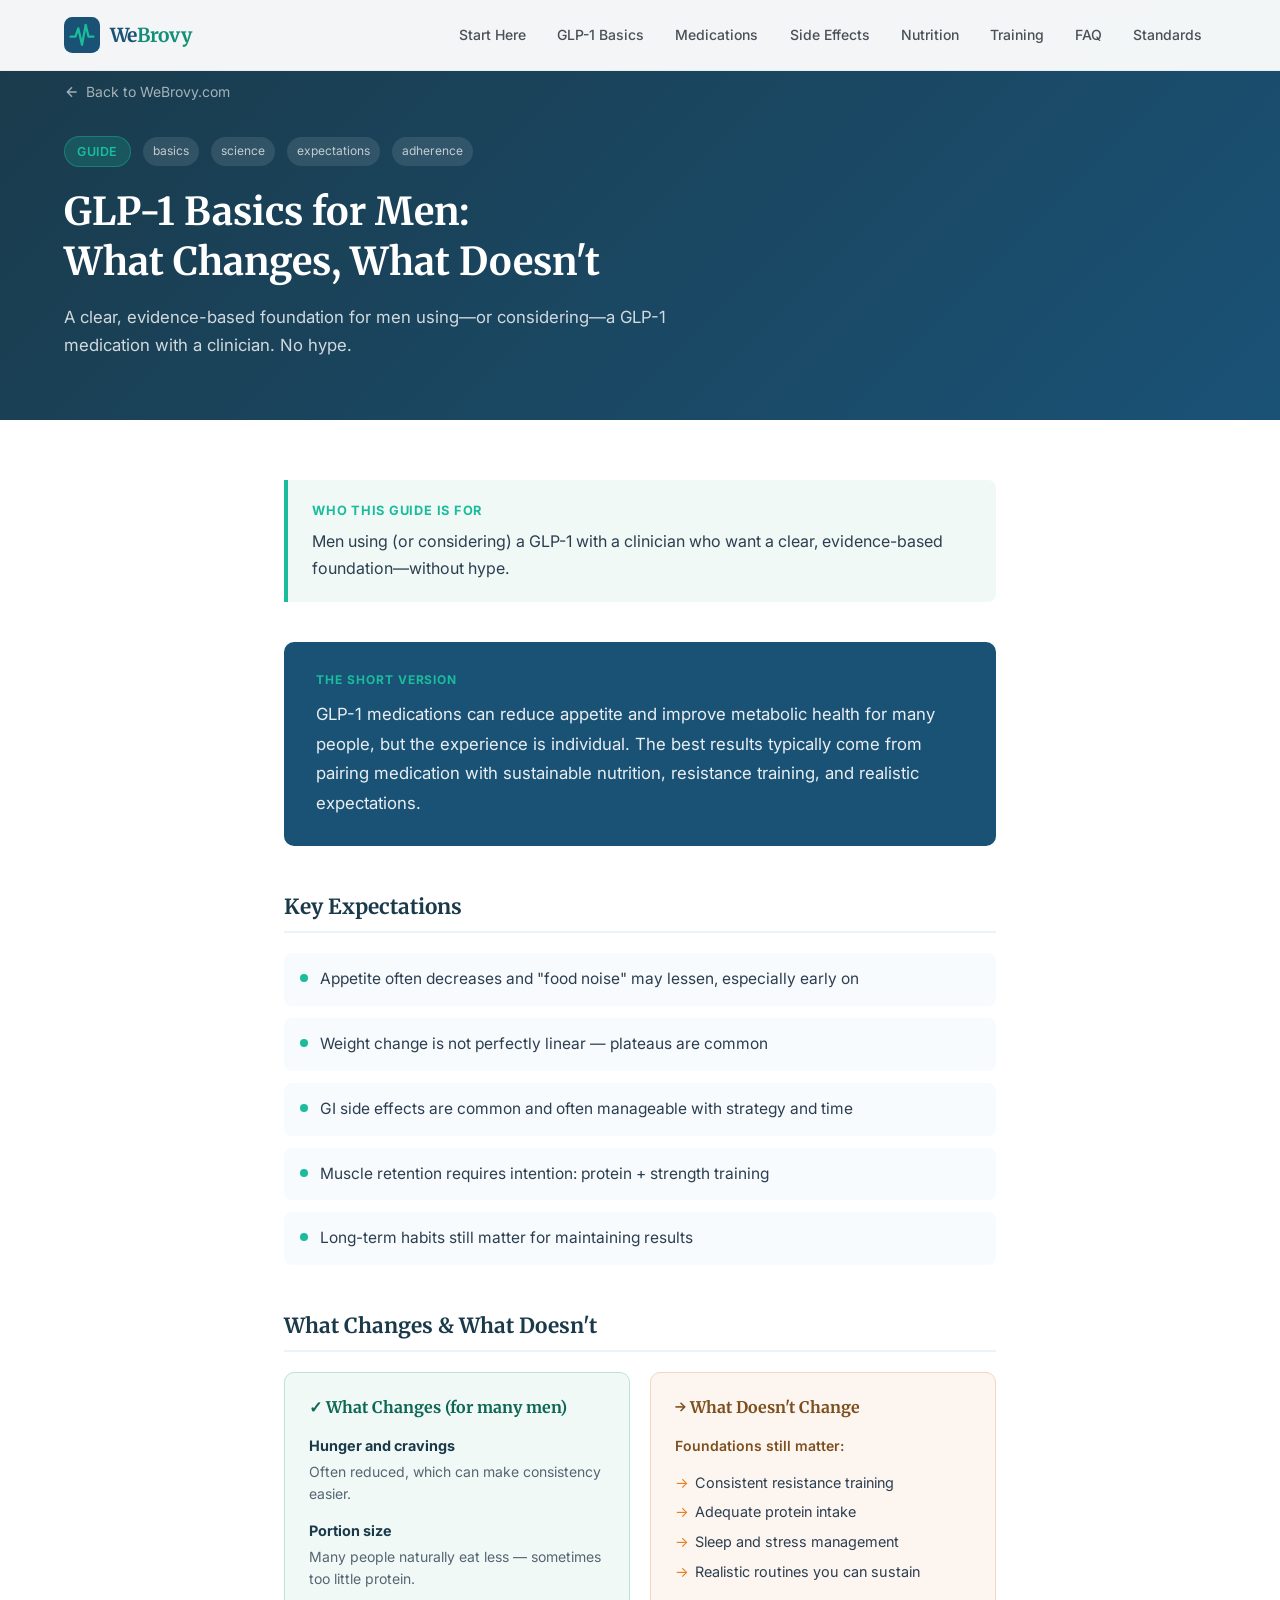
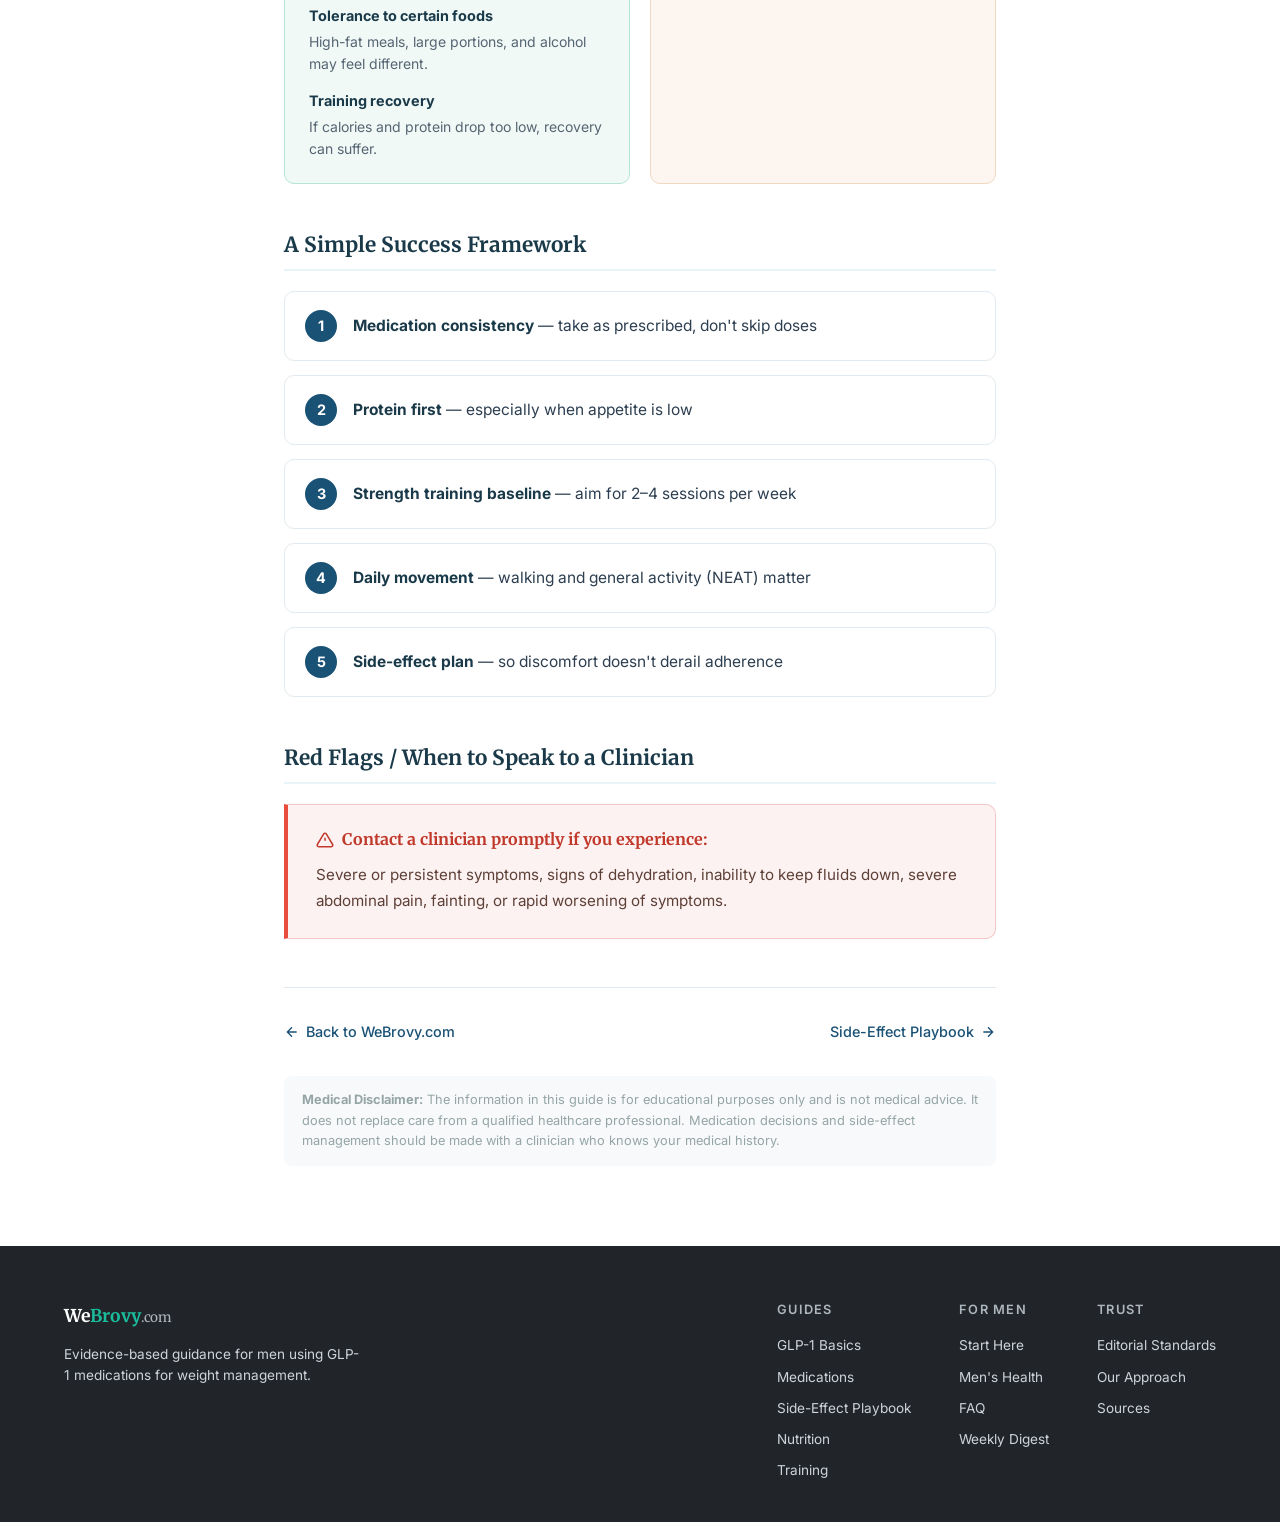
<file: glp1-basics.html>
<!DOCTYPE html>
<html lang="en">
<head>
  <meta charset="UTF-8">
  <meta name="viewport" content="width=device-width, initial-scale=1.0">
  <title>GLP-1 Basics for Men: What Changes, What Doesn't | WeBrovy.com</title>
  <meta name="description" content="A clear, evidence-based guide for men on GLP-1 medications. Understand what to expect, what changes, what doesn't, and how to set yourself up for success.">
  <link rel="preconnect" href="https://fonts.googleapis.com">
  <link rel="preconnect" href="https://fonts.gstatic.com" crossorigin>
  <link href="https://fonts.googleapis.com/css2?family=Inter:wght@300;400;500;600;700&family=Merriweather:wght@400;700&display=swap" rel="stylesheet">
  <link rel="icon" type="image/svg+xml" href="favicon.svg">
  <link rel="stylesheet" href="styles.css">
  <style>
    /* Guide-specific styles */
    .guide-hero {
      background: linear-gradient(135deg, #1a3a4a 0%, #1a5276 100%);
      padding: 80px 0 60px;
      color: #fff;
    }
    .guide-hero .guide-meta {
      display: flex;
      gap: 12px;
      align-items: center;
      margin-bottom: 20px;
      flex-wrap: wrap;
    }
    .guide-category {
      background: rgba(26, 188, 156, 0.2);
      color: #1abc9c;
      border: 1px solid rgba(26, 188, 156, 0.4);
      padding: 4px 12px;
      border-radius: 20px;
      font-size: 0.78rem;
      font-weight: 600;
      text-transform: uppercase;
      letter-spacing: 0.05em;
    }
    .guide-tag {
      background: rgba(255,255,255,0.1);
      color: rgba(255,255,255,0.7);
      padding: 4px 10px;
      border-radius: 20px;
      font-size: 0.75rem;
    }
    .guide-hero h1 {
      font-family: 'Merriweather', serif;
      font-size: clamp(1.6rem, 4vw, 2.4rem);
      font-weight: 700;
      margin-bottom: 16px;
      line-height: 1.3;
      color: #ffffff;
    }
    .guide-hero .guide-subtitle {
      font-size: 1.05rem;
      color: rgba(255,255,255,0.8);
      max-width: 640px;
      line-height: 1.7;
    }
    .guide-back {
      display: inline-flex;
      align-items: center;
      gap: 6px;
      color: rgba(255,255,255,0.6);
      text-decoration: none;
      font-size: 0.875rem;
      margin-bottom: 32px;
      transition: color 0.2s;
    }
    .guide-back:hover { color: #1abc9c; }

    /* Guide body layout */
    .guide-body {
      max-width: 760px;
      margin: 0 auto;
      padding: 60px 24px 80px;
    }

    /* Who this is for box */
    .guide-audience {
      background: #f0f9f6;
      border-left: 4px solid #1abc9c;
      border-radius: 0 8px 8px 0;
      padding: 20px 24px;
      margin-bottom: 40px;
    }
    .guide-audience strong {
      display: block;
      font-size: 0.8rem;
      text-transform: uppercase;
      letter-spacing: 0.06em;
      color: #1abc9c;
      margin-bottom: 6px;
    }
    .guide-audience p {
      margin: 0;
      color: #2c3e50;
      font-size: 1rem;
      line-height: 1.7;
    }

    /* Short version / TL;DR box */
    .guide-tldr {
      background: #1a5276;
      color: #fff;
      border-radius: 10px;
      padding: 28px 32px;
      margin-bottom: 48px;
    }
    .guide-tldr .tldr-label {
      font-size: 0.75rem;
      font-weight: 700;
      text-transform: uppercase;
      letter-spacing: 0.08em;
      color: #1abc9c;
      margin-bottom: 10px;
    }
    .guide-tldr p {
      margin: 0;
      font-size: 1.05rem;
      line-height: 1.75;
      color: rgba(255,255,255,0.9);
    }

    /* Section headings within guide */
    .guide-section {
      margin-bottom: 48px;
    }
    .guide-section h2 {
      font-family: 'Merriweather', serif;
      font-size: 1.3rem;
      font-weight: 700;
      color: #1a3a4a;
      margin-bottom: 20px;
      padding-bottom: 10px;
      border-bottom: 2px solid #e8f4f8;
    }

    /* Key expectations list */
    .expectations-list {
      list-style: none;
      padding: 0;
      margin: 0;
      display: flex;
      flex-direction: column;
      gap: 12px;
    }
    .expectations-list li {
      display: flex;
      align-items: flex-start;
      gap: 12px;
      background: #f8fbfd;
      border-radius: 8px;
      padding: 14px 16px;
      font-size: 0.97rem;
      color: #2c3e50;
      line-height: 1.6;
    }
    .expectations-list li::before {
      content: '';
      width: 8px;
      height: 8px;
      background: #1abc9c;
      border-radius: 50%;
      margin-top: 7px;
      flex-shrink: 0;
    }

    /* What changes / what doesn't grid */
    .changes-grid {
      display: grid;
      grid-template-columns: 1fr 1fr;
      gap: 20px;
      margin-bottom: 0;
    }
    @media (max-width: 600px) {
      .changes-grid { grid-template-columns: 1fr; }
    }
    .change-card {
      border-radius: 10px;
      padding: 24px;
      border: 1px solid #e2eaf0;
    }
    .change-card.changes {
      background: #f0f9f6;
      border-color: #b7e4d8;
    }
    .change-card.doesnt {
      background: #fdf6f0;
      border-color: #f0d9c0;
    }
    .change-card h3 {
      font-size: 1rem;
      font-weight: 700;
      margin-bottom: 16px;
      color: #1a3a4a;
    }
    .change-card.changes h3 { color: #0e6655; }
    .change-card.doesnt h3 { color: #7d4f1e; }
    .change-item {
      margin-bottom: 14px;
    }
    .change-item:last-child { margin-bottom: 0; }
    .change-item strong {
      display: block;
      font-size: 0.9rem;
      color: #1a3a4a;
      margin-bottom: 3px;
    }
    .change-item p {
      margin: 0;
      font-size: 0.875rem;
      color: #566573;
      line-height: 1.55;
    }
    .doesnt-list {
      list-style: none;
      padding: 0;
      margin: 0;
      display: flex;
      flex-direction: column;
      gap: 8px;
    }
    .doesnt-list li {
      font-size: 0.9rem;
      color: #2c3e50;
      padding-left: 20px;
      position: relative;
      line-height: 1.5;
    }
    .doesnt-list li::before {
      content: '→';
      position: absolute;
      left: 0;
      color: #e67e22;
    }

    /* Success framework */
    .framework-steps {
      display: flex;
      flex-direction: column;
      gap: 14px;
    }
    .framework-step {
      display: flex;
      align-items: flex-start;
      gap: 16px;
      background: #fff;
      border: 1px solid #e2eaf0;
      border-radius: 10px;
      padding: 18px 20px;
      transition: border-color 0.2s, box-shadow 0.2s;
    }
    .framework-step:hover {
      border-color: #1abc9c;
      box-shadow: 0 2px 12px rgba(26,188,156,0.1);
    }
    .step-num {
      width: 32px;
      height: 32px;
      background: #1a5276;
      color: #fff;
      border-radius: 50%;
      display: flex;
      align-items: center;
      justify-content: center;
      font-weight: 700;
      font-size: 0.9rem;
      flex-shrink: 0;
    }
    .step-text {
      font-size: 0.97rem;
      color: #2c3e50;
      line-height: 1.6;
      padding-top: 4px;
    }
    .step-text strong {
      color: #1a3a4a;
    }

    /* Red flags box */
    .red-flags {
      background: #fdf2f2;
      border: 1px solid #f5c6c6;
      border-left: 4px solid #e74c3c;
      border-radius: 0 10px 10px 0;
      padding: 24px 28px;
      margin-top: 0;
    }
    .red-flags h3 {
      color: #c0392b;
      font-size: 1rem;
      font-weight: 700;
      margin-bottom: 12px;
      display: flex;
      align-items: center;
      gap: 8px;
    }
    .red-flags p {
      margin: 0;
      font-size: 0.95rem;
      color: #5d4037;
      line-height: 1.7;
    }

    /* Back to guides footer link */
    .guide-footer-nav {
      border-top: 1px solid #e2eaf0;
      padding-top: 32px;
      margin-top: 20px;
      display: flex;
      justify-content: space-between;
      align-items: center;
      flex-wrap: wrap;
      gap: 16px;
    }
    .guide-footer-nav a {
      color: #1a5276;
      text-decoration: none;
      font-size: 0.9rem;
      font-weight: 500;
      display: flex;
      align-items: center;
      gap: 6px;
    }
    .guide-footer-nav a:hover { color: #1abc9c; }
    .guide-disclaimer {
      font-size: 0.8rem;
      color: #95a5a6;
      background: #f8f9fa;
      border-radius: 8px;
      padding: 14px 18px;
      margin-top: 32px;
      line-height: 1.6;
    }
  </style>
</head>
<body>

  <!-- Navigation -->
  <nav class="nav" id="nav">
    <div class="nav-container">
      <a href="index.html" class="nav-logo">
        <svg class="logo-icon" viewBox="0 0 44 44" fill="none" xmlns="http://www.w3.org/2000/svg">
          <rect x="0" y="0" width="44" height="44" rx="10" fill="#1a5276"/>
          <path d="M8 24 L14 24 L17.5 14 L22 34 L26.5 10 L30 24 L36 24" stroke="#1abc9c" stroke-width="2.8" stroke-linecap="round" stroke-linejoin="round" fill="none"/>
          <circle cx="26.5" cy="10" r="2" fill="#1abc9c" opacity="0.4"/>
        </svg>
        <span class="nav-wordmark">We<em>Brovy</em></span>
      </a>
      <button class="nav-toggle" id="navToggle" aria-label="Toggle navigation">
        <span></span><span></span><span></span>
      </button>
      <ul class="nav-links" id="navLinks">
        <li><a href="index.html#start-here">Start Here</a></li>
        <li><a href="index.html#what-are-glp1s">GLP-1 Basics</a></li>
        <li><a href="index.html#medications">Medications</a></li>
        <li><a href="index.html#side-effects">Side Effects</a></li>
        <li><a href="index.html#nutrition">Nutrition</a></li>
        <li><a href="index.html#exercise">Training</a></li>
        <li><a href="index.html#faq">FAQ</a></li>
        <li><a href="index.html#editorial-standards">Standards</a></li>
      </ul>
    </div>
  </nav>

  <!-- Guide Hero -->
  <header class="guide-hero">
    <div class="container">
      <a href="index.html" class="guide-back">
        <svg width="16" height="16" viewBox="0 0 24 24" fill="none" stroke="currentColor" stroke-width="2"><path d="M19 12H5M12 5l-7 7 7 7"/></svg>
        Back to WeBrovy.com
      </a>
      <div class="guide-meta">
        <span class="guide-category">Guide</span>
        <span class="guide-tag">basics</span>
        <span class="guide-tag">science</span>
        <span class="guide-tag">expectations</span>
        <span class="guide-tag">adherence</span>
      </div>
      <h1>GLP-1 Basics for Men:<br>What Changes, What&nbsp;Doesn't</h1>
      <p class="guide-subtitle">A clear, evidence-based foundation for men using—or considering—a GLP-1 medication with a clinician. No hype.</p>
    </div>
  </header>

  <!-- Guide Body -->
  <main>
    <div class="guide-body">

      <!-- Who This Is For -->
      <div class="guide-audience">
        <strong>Who this guide is for</strong>
        <p>Men using (or considering) a GLP-1 with a clinician who want a clear, evidence-based foundation—without hype.</p>
      </div>

      <!-- The Short Version -->
      <div class="guide-tldr">
        <div class="tldr-label">The Short Version</div>
        <p>GLP-1 medications can reduce appetite and improve metabolic health for many people, but the experience is individual. The best results typically come from pairing medication with sustainable nutrition, resistance training, and realistic expectations.</p>
      </div>

      <!-- Key Expectations -->
      <div class="guide-section">
        <h2>Key Expectations</h2>
        <ul class="expectations-list">
          <li>Appetite often decreases and "food noise" may lessen, especially early on</li>
          <li>Weight change is not perfectly linear — plateaus are common</li>
          <li>GI side effects are common and often manageable with strategy and time</li>
          <li>Muscle retention requires intention: protein + strength training</li>
          <li>Long-term habits still matter for maintaining results</li>
        </ul>
      </div>

      <!-- What Changes / What Doesn't -->
      <div class="guide-section">
        <h2>What Changes &amp; What Doesn't</h2>
        <div class="changes-grid">
          <div class="change-card changes">
            <h3>✓ What Changes (for many men)</h3>
            <div class="change-item">
              <strong>Hunger and cravings</strong>
              <p>Often reduced, which can make consistency easier.</p>
            </div>
            <div class="change-item">
              <strong>Portion size</strong>
              <p>Many people naturally eat less — sometimes too little protein.</p>
            </div>
            <div class="change-item">
              <strong>Tolerance to certain foods</strong>
              <p>High-fat meals, large portions, and alcohol may feel different.</p>
            </div>
            <div class="change-item">
              <strong>Training recovery</strong>
              <p>If calories and protein drop too low, recovery can suffer.</p>
            </div>
          </div>
          <div class="change-card doesnt">
            <h3>→ What Doesn't Change</h3>
            <p style="font-size:0.875rem; color:#7d4f1e; margin-bottom:14px; font-weight:600;">Foundations still matter:</p>
            <ul class="doesnt-list">
              <li>Consistent resistance training</li>
              <li>Adequate protein intake</li>
              <li>Sleep and stress management</li>
              <li>Realistic routines you can sustain</li>
            </ul>
          </div>
        </div>
      </div>

      <!-- Success Framework -->
      <div class="guide-section">
        <h2>A Simple Success Framework</h2>
        <div class="framework-steps">
          <div class="framework-step">
            <div class="step-num">1</div>
            <div class="step-text"><strong>Medication consistency</strong> — take as prescribed, don't skip doses</div>
          </div>
          <div class="framework-step">
            <div class="step-num">2</div>
            <div class="step-text"><strong>Protein first</strong> — especially when appetite is low</div>
          </div>
          <div class="framework-step">
            <div class="step-num">3</div>
            <div class="step-text"><strong>Strength training baseline</strong> — aim for 2–4 sessions per week</div>
          </div>
          <div class="framework-step">
            <div class="step-num">4</div>
            <div class="step-text"><strong>Daily movement</strong> — walking and general activity (NEAT) matter</div>
          </div>
          <div class="framework-step">
            <div class="step-num">5</div>
            <div class="step-text"><strong>Side-effect plan</strong> — so discomfort doesn't derail adherence</div>
          </div>
        </div>
      </div>

      <!-- Red Flags -->
      <div class="guide-section">
        <h2>Red Flags / When to Speak to a Clinician</h2>
        <div class="red-flags">
          <h3>
            <svg width="18" height="18" viewBox="0 0 24 24" fill="none" stroke="currentColor" stroke-width="2"><path d="M10.29 3.86L1.82 18a2 2 0 0 0 1.71 3h16.94a2 2 0 0 0 1.71-3L13.71 3.86a2 2 0 0 0-3.42 0z"/><line x1="12" y1="9" x2="12" y2="13"/><line x1="12" y1="17" x2="12.01" y2="17"/></svg>
            Contact a clinician promptly if you experience:
          </h3>
          <p>Severe or persistent symptoms, signs of dehydration, inability to keep fluids down, severe abdominal pain, fainting, or rapid worsening of symptoms.</p>
        </div>
      </div>

      <!-- Footer nav -->
      <div class="guide-footer-nav">
        <a href="index.html">
          <svg width="16" height="16" viewBox="0 0 24 24" fill="none" stroke="currentColor" stroke-width="2"><path d="M19 12H5M12 5l-7 7 7 7"/></svg>
          Back to WeBrovy.com
        </a>
        <a href="index.html#side-effects">
          Side-Effect Playbook
          <svg width="16" height="16" viewBox="0 0 24 24" fill="none" stroke="currentColor" stroke-width="2"><path d="M5 12h14M12 5l7 7-7 7"/></svg>
        </a>
      </div>

      <!-- Disclaimer -->
      <div class="guide-disclaimer">
        <strong>Medical Disclaimer:</strong> The information in this guide is for educational purposes only and is not medical advice. It does not replace care from a qualified healthcare professional. Medication decisions and side-effect management should be made with a clinician who knows your medical history.
      </div>

    </div>
  </main>

  <!-- Footer -->
  <footer class="footer">
    <div class="container">
      <div class="footer-content">
        <div class="footer-brand">
          <span class="footer-logo">We<em>Brovy</em><small>.com</small></span>
          <p>Evidence-based guidance for men using GLP-1 medications for weight management.</p>
        </div>
        <div class="footer-links">
          <div class="footer-col">
            <h4>Guides</h4>
            <a href="index.html#what-are-glp1s">GLP-1 Basics</a>
            <a href="index.html#medications">Medications</a>
            <a href="index.html#side-effects">Side-Effect Playbook</a>
            <a href="index.html#nutrition">Nutrition</a>
            <a href="index.html#exercise">Training</a>
          </div>
          <div class="footer-col">
            <h4>For Men</h4>
            <a href="index.html#start-here">Start Here</a>
            <a href="index.html#mens-health">Men's Health</a>
            <a href="index.html#faq">FAQ</a>
            <a href="index.html#weekly-digest">Weekly Digest</a>
          </div>
          <div class="footer-col">
            <h4>Trust</h4>
            <a href="index.html#editorial-standards">Editorial Standards</a>
            <a href="index.html#our-approach">Our Approach</a>
            <a href="index.html#resources">Sources</a>
          </div>
        </div>
      </div>
    </div>
  </footer>

  <script>
    // Mobile nav toggle
    const navToggle = document.getElementById('navToggle');
    const navLinks = document.getElementById('navLinks');
    if (navToggle && navLinks) {
      navToggle.addEventListener('click', () => {
        navLinks.classList.toggle('active');
        navToggle.classList.toggle('active');
      });
    }
    // Sticky nav
    const nav = document.getElementById('nav');
    window.addEventListener('scroll', () => {
      nav.classList.toggle('scrolled', window.scrollY > 20);
    });
  </script>

</body>
</html>
</file>
<file: styles.css>
/* ===================================
   WeBrovy.com — Stylesheet
   Clinical, Clean, Approachable
   =================================== */

/* --- Reset & Base --- */
*, *::before, *::after {
  box-sizing: border-box;
  margin: 0;
  padding: 0;
}

:root {
  /* Primary palette — clinical blue with warm undertones */
  --primary: #1a5276;
  --primary-light: #2980b9;
  --primary-lighter: #d4e6f1;
  --primary-dark: #0e2f44;

  /* Accent — subtle teal for approachability */
  --accent: #148f77;
  --accent-light: #1abc9c;
  --accent-lighter: #d1f2eb;

  /* Neutrals */
  --white: #ffffff;
  --gray-50: #f8f9fa;
  --gray-100: #f1f3f5;
  --gray-200: #e9ecef;
  --gray-300: #dee2e6;
  --gray-400: #ced4da;
  --gray-500: #adb5bd;
  --gray-600: #6c757d;
  --gray-700: #495057;
  --gray-800: #343a40;
  --gray-900: #212529;

  /* Semantic */
  --success: #27ae60;
  --warning: #f39c12;
  --danger: #c0392b;
  --info: #2980b9;

  /* Badges */
  --badge-diabetes: #2980b9;
  --badge-weight: #27ae60;
  --badge-dual: #8e44ad;

  /* Typography */
  --font-body: 'Inter', -apple-system, BlinkMacSystemFont, 'Segoe UI', sans-serif;
  --font-heading: 'Merriweather', Georgia, serif;

  /* Spacing */
  --section-padding: 5rem;
  --container-max: 1200px;
  --border-radius: 8px;
  --border-radius-lg: 12px;

  /* Shadows */
  --shadow-sm: 0 1px 3px rgba(0,0,0,0.06), 0 1px 2px rgba(0,0,0,0.04);
  --shadow-md: 0 4px 12px rgba(0,0,0,0.07), 0 2px 4px rgba(0,0,0,0.04);
  --shadow-lg: 0 10px 30px rgba(0,0,0,0.08), 0 4px 8px rgba(0,0,0,0.04);
  --shadow-xl: 0 20px 50px rgba(0,0,0,0.1);

  /* Transitions */
  --transition: 0.2s ease;
}

html {
  scroll-behavior: smooth;
  scroll-padding-top: 80px;
}

body {
  font-family: var(--font-body);
  font-size: 16px;
  line-height: 1.7;
  color: var(--gray-800);
  background-color: var(--white);
  -webkit-font-smoothing: antialiased;
  -moz-osx-font-smoothing: grayscale;
}

h1, h2, h3, h4, h5, h6 {
  font-family: var(--font-heading);
  color: var(--gray-900);
  line-height: 1.3;
}

a {
  color: var(--primary-light);
  text-decoration: none;
  transition: color var(--transition);
}

a:hover {
  color: var(--primary);
}

img {
  max-width: 100%;
  height: auto;
}

.container {
  max-width: var(--container-max);
  margin: 0 auto;
  padding: 0 1.5rem;
}

/* --- Navigation --- */
.nav {
  position: fixed;
  top: 0;
  left: 0;
  right: 0;
  z-index: 1000;
  background: rgba(255, 255, 255, 0.95);
  backdrop-filter: blur(12px);
  -webkit-backdrop-filter: blur(12px);
  border-bottom: 1px solid var(--gray-200);
  transition: all var(--transition);
}

.nav.scrolled {
  box-shadow: var(--shadow-sm);
}

.nav-container {
  max-width: var(--container-max);
  margin: 0 auto;
  padding: 0 1.5rem;
  display: flex;
  align-items: center;
  justify-content: space-between;
  height: 70px;
}

.nav-logo {
  display: flex;
  align-items: center;
  gap: 0.6rem;
  font-family: var(--font-heading);
  font-weight: 700;
  font-size: 1.15rem;
  color: var(--primary);
  text-decoration: none;
}

.nav-wordmark {
  font-family: var(--font-heading);
  font-weight: 700;
  font-size: 1.2rem;
  color: var(--primary);
  letter-spacing: -0.3px;
}

.nav-wordmark em {
  font-style: normal;
  color: var(--accent);
}

.nav-logo small {
  font-weight: 400;
  color: var(--gray-600);
  font-size: 0.85rem;
}

.logo-icon {
  width: 36px;
  height: 36px;
  flex-shrink: 0;
}

.nav-links {
  display: flex;
  list-style: none;
  gap: 0.25rem;
}

.nav-links a {
  padding: 0.5rem 0.85rem;
  font-size: 0.875rem;
  font-weight: 500;
  color: var(--gray-700);
  border-radius: 6px;
  transition: all var(--transition);
}

.nav-links a:hover {
  color: var(--primary);
  background-color: var(--primary-lighter);
}

.nav-toggle {
  display: none;
  flex-direction: column;
  gap: 5px;
  background: none;
  border: none;
  cursor: pointer;
  padding: 4px;
}

.nav-toggle span {
  display: block;
  width: 24px;
  height: 2px;
  background: var(--gray-700);
  border-radius: 2px;
  transition: all var(--transition);
}

/* --- Hero --- */
.hero {
  position: relative;
  padding: 10rem 0 6rem;
  overflow: hidden;
  background: linear-gradient(135deg, var(--primary-dark) 0%, var(--primary) 50%, #1a6e5e 100%);
  color: var(--white);
}

.hero-bg {
  position: absolute;
  inset: 0;
  background-image:
    radial-gradient(ellipse at 20% 50%, rgba(26, 188, 156, 0.15) 0%, transparent 60%),
    radial-gradient(ellipse at 80% 20%, rgba(41, 128, 185, 0.2) 0%, transparent 50%);
}

.hero-content {
  position: relative;
  max-width: 800px;
}

.hero-badge {
  display: inline-block;
  padding: 0.4rem 1rem;
  background: rgba(255, 255, 255, 0.12);
  border: 1px solid rgba(255, 255, 255, 0.2);
  border-radius: 50px;
  font-size: 0.8rem;
  font-weight: 500;
  letter-spacing: 0.03em;
  margin-bottom: 1.5rem;
  backdrop-filter: blur(4px);
}

.hero h1 {
  font-size: 3rem;
  font-weight: 700;
  color: var(--white);
  margin-bottom: 1.25rem;
  line-height: 1.15;
}

.hero-subtitle {
  font-size: 1.2rem;
  line-height: 1.7;
  color: rgba(255, 255, 255, 0.85);
  margin-bottom: 2rem;
  max-width: 600px;
}

.hero-actions {
  display: flex;
  gap: 1rem;
  margin-bottom: 3.5rem;
}

.btn {
  display: inline-flex;
  align-items: center;
  padding: 0.8rem 1.75rem;
  font-size: 0.95rem;
  font-weight: 600;
  border-radius: var(--border-radius);
  transition: all var(--transition);
  cursor: pointer;
  border: 2px solid transparent;
  font-family: var(--font-body);
  text-decoration: none;
}

.btn-primary {
  background: var(--white);
  color: var(--primary);
}

.btn-primary:hover {
  background: var(--gray-100);
  color: var(--primary-dark);
  transform: translateY(-1px);
  box-shadow: var(--shadow-lg);
}

.btn-outline {
  background: transparent;
  color: var(--white);
  border-color: rgba(255, 255, 255, 0.4);
}

.btn-outline:hover {
  background: rgba(255, 255, 255, 0.1);
  border-color: rgba(255, 255, 255, 0.7);
  color: var(--white);
}

.hero-stats {
  display: flex;
  align-items: center;
  gap: 2rem;
  padding-top: 2rem;
  border-top: 1px solid rgba(255, 255, 255, 0.15);
}

.stat {
  display: flex;
  flex-direction: column;
}

.stat-number {
  font-family: var(--font-heading);
  font-size: 1.75rem;
  font-weight: 700;
  color: var(--white);
}

.stat-label {
  font-size: 0.8rem;
  color: rgba(255, 255, 255, 0.65);
  margin-top: 0.15rem;
}

.stat-divider {
  width: 1px;
  height: 40px;
  background: rgba(255, 255, 255, 0.15);
}

/* --- Trust Bar --- */
.trust-bar {
  background: var(--gray-50);
  border-bottom: 1px solid var(--gray-200);
  padding: 1.25rem 0;
}

.trust-items {
  display: flex;
  justify-content: center;
  gap: 2.5rem;
  flex-wrap: wrap;
}

.trust-item {
  display: flex;
  align-items: center;
  gap: 0.5rem;
  font-size: 0.85rem;
  font-weight: 500;
  color: var(--gray-700);
}

.trust-item svg {
  width: 18px;
  height: 18px;
  color: var(--accent);
  flex-shrink: 0;
}

/* --- Section Base --- */
.section {
  padding: var(--section-padding) 0;
}

.section-alt {
  background: var(--gray-50);
}

.section-header {
  text-align: center;
  margin-bottom: 3.5rem;
  max-width: 700px;
  margin-left: auto;
  margin-right: auto;
}

.section-label {
  display: inline-block;
  font-size: 0.8rem;
  font-weight: 600;
  text-transform: uppercase;
  letter-spacing: 0.1em;
  color: var(--accent);
  margin-bottom: 0.75rem;
}

.section-header h2 {
  font-size: 2.25rem;
  margin-bottom: 1rem;
}

.section-intro {
  font-size: 1.05rem;
  color: var(--gray-600);
  line-height: 1.8;
}

/* --- Info Grid (What Are GLP-1s) --- */
.info-grid {
  display: grid;
  grid-template-columns: 1fr 1fr;
  gap: 1.5rem;
  margin-bottom: 2rem;
}

.info-card {
  background: var(--white);
  border: 1px solid var(--gray-200);
  border-radius: var(--border-radius-lg);
  padding: 2rem;
  transition: all var(--transition);
}

.info-card:hover {
  border-color: var(--gray-300);
  box-shadow: var(--shadow-md);
}

.info-card.featured {
  grid-column: 1 / -1;
  background: linear-gradient(135deg, var(--primary-dark) 0%, var(--primary) 100%);
  color: var(--white);
  border: none;
}

.info-card.featured h3 {
  color: var(--white);
}

.info-card-icon {
  width: 44px;
  height: 44px;
  border-radius: 10px;
  display: flex;
  align-items: center;
  justify-content: center;
  margin-bottom: 1.25rem;
  background: rgba(255, 255, 255, 0.15);
}

.info-card-icon svg {
  width: 22px;
  height: 22px;
}

.info-card-icon.blue {
  background: var(--primary-lighter);
  color: var(--primary);
}

.info-card-icon.green {
  background: var(--accent-lighter);
  color: var(--accent);
}

.info-card h3 {
  font-size: 1.3rem;
  margin-bottom: 0.75rem;
}

.info-card p {
  line-height: 1.8;
  margin-bottom: 0.75rem;
}

.info-card.featured p {
  color: rgba(255, 255, 255, 0.85);
}

.check-list {
  list-style: none;
  padding: 0;
}

.check-list li {
  position: relative;
  padding-left: 1.6rem;
  margin-bottom: 0.6rem;
  line-height: 1.6;
}

.check-list li::before {
  content: '';
  position: absolute;
  left: 0;
  top: 0.45rem;
  width: 8px;
  height: 8px;
  border-radius: 50%;
  background: var(--accent);
}

.info-card.featured .check-list li::before {
  background: var(--accent-light);
}

/* --- Callout --- */
.callout {
  display: flex;
  gap: 1.25rem;
  padding: 1.5rem 2rem;
  background: var(--primary-lighter);
  border-left: 4px solid var(--primary-light);
  border-radius: 0 var(--border-radius) var(--border-radius) 0;
  margin-top: 2rem;
}

.callout-icon {
  flex-shrink: 0;
  width: 24px;
  height: 24px;
  color: var(--primary);
  margin-top: 0.15rem;
}

.callout-icon svg {
  width: 24px;
  height: 24px;
}

.callout strong {
  display: block;
  margin-bottom: 0.4rem;
  color: var(--primary-dark);
}

.callout p {
  font-size: 0.92rem;
  color: var(--gray-700);
  line-height: 1.7;
}

.callout-warning {
  background: #fef9e7;
  border-left-color: var(--warning);
}

.callout-warning .callout-icon {
  color: var(--warning);
}

.callout-warning strong {
  color: #7d6608;
}

/* --- Medication Cards --- */
.med-grid {
  display: grid;
  grid-template-columns: repeat(2, 1fr);
  gap: 1.5rem;
  margin-bottom: 2rem;
}

.med-card {
  background: var(--white);
  border: 1px solid var(--gray-200);
  border-radius: var(--border-radius-lg);
  overflow: hidden;
  transition: all var(--transition);
}

.med-card:hover {
  border-color: var(--gray-300);
  box-shadow: var(--shadow-md);
}

.med-header {
  display: flex;
  justify-content: space-between;
  align-items: flex-start;
  padding: 1.5rem 1.75rem 1rem;
  gap: 1rem;
}

.med-header h3 {
  font-size: 1.15rem;
  margin-bottom: 0.2rem;
}

.med-brand {
  font-size: 0.82rem;
  color: var(--gray-600);
  font-style: italic;
}

.med-badge {
  display: inline-block;
  padding: 0.25rem 0.7rem;
  font-size: 0.72rem;
  font-weight: 600;
  border-radius: 50px;
  white-space: nowrap;
  flex-shrink: 0;
}

.med-badge.diabetes {
  background: #d4e6f1;
  color: var(--badge-diabetes);
}

.med-badge.weight {
  background: #d5f5e3;
  color: var(--badge-weight);
}

.med-badge.dual {
  background: #e8daef;
  color: var(--badge-dual);
}

.med-body {
  padding: 0 1.75rem 1.5rem;
}

.med-detail {
  display: flex;
  gap: 0.75rem;
  padding: 0.6rem 0;
  border-bottom: 1px solid var(--gray-100);
  font-size: 0.88rem;
  line-height: 1.5;
}

.med-detail:last-child {
  border-bottom: none;
}

.med-detail-label {
  font-weight: 600;
  color: var(--gray-700);
  min-width: 110px;
  flex-shrink: 0;
  font-size: 0.82rem;
}

/* --- Side Effects --- */
.side-effects-grid {
  display: grid;
  grid-template-columns: repeat(3, 1fr);
  gap: 1.5rem;
}

.se-card {
  background: var(--white);
  border: 1px solid var(--gray-200);
  border-radius: var(--border-radius-lg);
  padding: 1.75rem;
  transition: all var(--transition);
}

.se-card:hover {
  box-shadow: var(--shadow-md);
}

.se-severity {
  display: inline-block;
  padding: 0.2rem 0.65rem;
  font-size: 0.7rem;
  font-weight: 600;
  border-radius: 50px;
  margin-bottom: 0.75rem;
  text-transform: uppercase;
  letter-spacing: 0.05em;
}

.se-severity.mild {
  background: #d5f5e3;
  color: #1e8449;
}

.se-severity.moderate {
  background: #fef9e7;
  color: #9a7d0a;
}

.se-severity.serious {
  background: #fdedec;
  color: var(--danger);
}

.se-card h4 {
  font-size: 1.05rem;
  margin-bottom: 0.5rem;
  font-family: var(--font-body);
  font-weight: 600;
}

.se-card p {
  font-size: 0.9rem;
  color: var(--gray-600);
  margin-bottom: 1rem;
  line-height: 1.6;
}

.se-management {
  font-size: 0.85rem;
  line-height: 1.6;
  padding: 0.85rem 1rem;
  background: var(--gray-50);
  border-radius: var(--border-radius);
  color: var(--gray-700);
}

.se-management strong {
  color: var(--gray-800);
}

/* --- Men's Health --- */
.mens-health-grid {
  display: grid;
  grid-template-columns: repeat(2, 1fr);
  gap: 1.5rem;
}

.mh-card {
  background: var(--white);
  border: 1px solid var(--gray-200);
  border-radius: var(--border-radius-lg);
  padding: 2rem;
  transition: all var(--transition);
}

.mh-card:hover {
  border-color: var(--gray-300);
  box-shadow: var(--shadow-md);
}

.mh-card h3 {
  font-size: 1.2rem;
  margin-bottom: 0.75rem;
  color: var(--primary-dark);
}

.mh-card p {
  font-size: 0.92rem;
  line-height: 1.75;
  color: var(--gray-700);
  margin-bottom: 1rem;
}

.mh-evidence {
  font-size: 0.85rem;
  line-height: 1.65;
  padding: 1rem 1.25rem;
  background: var(--primary-lighter);
  border-radius: var(--border-radius);
  margin-bottom: 0.75rem;
  color: var(--gray-800);
}

.mh-evidence strong {
  color: var(--primary);
}

.mh-note {
  font-size: 0.85rem;
  line-height: 1.65;
  padding: 1rem 1.25rem;
  background: var(--accent-lighter);
  border-radius: var(--border-radius);
  color: var(--gray-800);
}

.mh-note strong {
  color: var(--accent);
}

/* --- Nutrition --- */
.nutrition-priorities {
  display: flex;
  flex-direction: column;
  gap: 1.5rem;
  margin-bottom: 3rem;
}

.priority-card {
  display: flex;
  gap: 2rem;
  background: var(--white);
  border: 1px solid var(--gray-200);
  border-radius: var(--border-radius-lg);
  padding: 2rem;
  transition: all var(--transition);
}

.priority-card:hover {
  border-color: var(--gray-300);
  box-shadow: var(--shadow-md);
}

.priority-number {
  width: 48px;
  height: 48px;
  min-width: 48px;
  border-radius: 50%;
  background: var(--primary);
  color: var(--white);
  display: flex;
  align-items: center;
  justify-content: center;
  font-family: var(--font-heading);
  font-size: 1.25rem;
  font-weight: 700;
  margin-top: 0.25rem;
}

.priority-content h3 {
  font-size: 1.2rem;
  margin-bottom: 0.6rem;
}

.priority-content p {
  font-size: 0.92rem;
  line-height: 1.75;
  color: var(--gray-700);
  margin-bottom: 1rem;
}

.target-box {
  display: flex;
  flex-wrap: wrap;
  gap: 1rem;
  margin-bottom: 1rem;
}

.target {
  flex: 1;
  min-width: 200px;
  padding: 0.85rem 1rem;
  background: var(--gray-50);
  border: 1px solid var(--gray-200);
  border-radius: var(--border-radius);
}

.target-label {
  display: block;
  font-size: 0.75rem;
  font-weight: 600;
  text-transform: uppercase;
  letter-spacing: 0.05em;
  color: var(--gray-500);
  margin-bottom: 0.25rem;
}

.target-value {
  display: block;
  font-size: 0.92rem;
  font-weight: 600;
  color: var(--primary-dark);
}

.food-list {
  font-size: 0.88rem;
  line-height: 1.6;
  padding: 0.85rem 1rem;
  background: var(--accent-lighter);
  border-radius: var(--border-radius);
  color: var(--gray-800);
}

/* --- Sample Day --- */
.sample-day {
  background: var(--white);
  border: 1px solid var(--gray-200);
  border-radius: var(--border-radius-lg);
  padding: 2rem;
}

.sample-day h3 {
  font-size: 1.15rem;
  margin-bottom: 1.5rem;
  text-align: center;
}

.meals-grid {
  display: grid;
  grid-template-columns: repeat(5, 1fr);
  gap: 1rem;
}

.meal {
  padding: 1.25rem;
  background: var(--gray-50);
  border-radius: var(--border-radius);
  text-align: center;
  display: flex;
  flex-direction: column;
  gap: 0.5rem;
}

.meal-label {
  font-size: 0.75rem;
  font-weight: 600;
  text-transform: uppercase;
  letter-spacing: 0.05em;
  color: var(--primary);
}

.meal-desc {
  font-size: 0.85rem;
  color: var(--gray-700);
  line-height: 1.5;
  flex: 1;
}

.meal-macros {
  font-size: 0.78rem;
  font-weight: 600;
  color: var(--accent);
}

/* --- Exercise Section --- */
.exercise-pillars {
  display: grid;
  grid-template-columns: repeat(3, 1fr);
  gap: 1.5rem;
  margin-bottom: 2rem;
}

.pillar {
  background: var(--white);
  border: 1px solid var(--gray-200);
  border-radius: var(--border-radius-lg);
  overflow: hidden;
  transition: all var(--transition);
}

.pillar:hover {
  box-shadow: var(--shadow-md);
}

.pillar-header {
  padding: 1.5rem;
  display: flex;
  flex-direction: column;
  align-items: center;
  text-align: center;
  gap: 0.5rem;
}

.pillar-header svg {
  width: 28px;
  height: 28px;
}

.pillar-header h3 {
  font-size: 1.1rem;
  color: var(--white);
}

.pillar-header.resistance {
  background: linear-gradient(135deg, var(--primary-dark), var(--primary));
  color: var(--white);
}

.pillar-header.cardio {
  background: linear-gradient(135deg, #1a6e5e, var(--accent));
  color: var(--white);
}

.pillar-header.flexibility {
  background: linear-gradient(135deg, #5b2c6f, #8e44ad);
  color: var(--white);
}

.pillar-priority {
  font-size: 0.72rem;
  font-weight: 600;
  text-transform: uppercase;
  letter-spacing: 0.08em;
  opacity: 0.8;
}

.pillar-body {
  padding: 1.5rem;
}

.pillar-body p {
  font-size: 0.9rem;
  line-height: 1.7;
  color: var(--gray-700);
  margin-bottom: 1.25rem;
}

.exercise-rx {
  background: var(--gray-50);
  border-radius: var(--border-radius);
  padding: 1.25rem;
  margin-bottom: 1rem;
}

.exercise-rx h4 {
  font-size: 0.82rem;
  font-weight: 600;
  text-transform: uppercase;
  letter-spacing: 0.05em;
  color: var(--gray-500);
  margin-bottom: 0.75rem;
  font-family: var(--font-body);
}

.exercise-rx ul {
  list-style: none;
  padding: 0;
}

.exercise-rx li {
  font-size: 0.85rem;
  line-height: 1.6;
  padding: 0.3rem 0;
  color: var(--gray-700);
}

.exercise-rx li strong {
  color: var(--gray-800);
}

.exercise-note {
  font-size: 0.85rem;
  line-height: 1.6;
  padding: 0.85rem 1rem;
  background: var(--primary-lighter);
  border-radius: var(--border-radius);
  color: var(--gray-700);
}

.exercise-note strong {
  color: var(--primary);
}

/* --- FAQ --- */
.faq-list {
  max-width: 800px;
  margin: 0 auto;
}

.faq-item {
  border: 1px solid var(--gray-200);
  border-radius: var(--border-radius-lg);
  margin-bottom: 0.75rem;
  overflow: hidden;
  transition: all var(--transition);
}

.faq-item:hover {
  border-color: var(--gray-300);
}

.faq-item[open] {
  box-shadow: var(--shadow-sm);
  border-color: var(--primary-lighter);
}

.faq-item summary {
  padding: 1.25rem 1.5rem;
  font-family: var(--font-heading);
  font-size: 1rem;
  font-weight: 600;
  color: var(--gray-800);
  cursor: pointer;
  list-style: none;
  display: flex;
  justify-content: space-between;
  align-items: center;
  transition: all var(--transition);
}

.faq-item summary::-webkit-details-marker {
  display: none;
}

.faq-item summary::after {
  content: '+';
  font-size: 1.25rem;
  font-weight: 300;
  color: var(--gray-500);
  transition: all var(--transition);
  flex-shrink: 0;
  margin-left: 1rem;
}

.faq-item[open] summary::after {
  content: '\2212';
  color: var(--primary);
}

.faq-item summary:hover {
  color: var(--primary);
}

.faq-answer {
  padding: 0 1.5rem 1.5rem;
}

.faq-answer p {
  font-size: 0.92rem;
  line-height: 1.8;
  color: var(--gray-700);
  margin-bottom: 0.75rem;
}

.faq-answer p:last-child {
  margin-bottom: 0;
}

/* --- Resources --- */
.resources-grid {
  display: grid;
  grid-template-columns: repeat(2, 1fr);
  gap: 1.5rem;
}

.resource-card {
  background: var(--white);
  border: 1px solid var(--gray-200);
  border-radius: var(--border-radius-lg);
  padding: 1.75rem;
}

.resource-card h4 {
  font-size: 1rem;
  margin-bottom: 1.25rem;
  padding-bottom: 0.75rem;
  border-bottom: 2px solid var(--primary-lighter);
  color: var(--primary-dark);
  font-family: var(--font-body);
  font-weight: 600;
}

.resource-list {
  list-style: none;
  padding: 0;
}

.resource-list li {
  padding: 0.6rem 0;
  border-bottom: 1px solid var(--gray-100);
  display: flex;
  flex-direction: column;
  gap: 0.15rem;
}

.resource-list li:last-child {
  border-bottom: none;
}

.resource-list strong {
  font-size: 0.88rem;
  color: var(--gray-800);
}

.resource-list span {
  font-size: 0.8rem;
  color: var(--gray-600);
}

/* --- Disclaimer --- */
.disclaimer-section {
  padding: 3rem 0;
  background: var(--gray-100);
  border-top: 1px solid var(--gray-200);
}

.disclaimer {
  max-width: 800px;
  margin: 0 auto;
  text-align: center;
}

.disclaimer h3 {
  font-size: 1rem;
  font-family: var(--font-body);
  font-weight: 600;
  margin-bottom: 1rem;
  color: var(--gray-700);
}

.disclaimer p {
  font-size: 0.82rem;
  line-height: 1.7;
  color: var(--gray-600);
  margin-bottom: 0.75rem;
}

/* --- Footer --- */
.footer {
  background: var(--gray-900);
  color: var(--gray-400);
  padding: 3.5rem 0 0;
}

.footer-content {
  display: flex;
  justify-content: space-between;
  gap: 3rem;
  padding-bottom: 2.5rem;
}

.footer-brand {
  max-width: 300px;
}

.footer-logo {
  font-family: var(--font-heading);
  font-weight: 700;
  font-size: 1.1rem;
  color: var(--white);
  margin-bottom: 0.75rem;
  display: block;
  letter-spacing: -0.3px;
}

.footer-logo em {
  font-style: normal;
  color: var(--accent-light);
}

.footer-logo small {
  font-weight: 400;
  color: var(--gray-500);
  font-size: 0.85rem;
}

.footer-brand p {
  font-size: 0.85rem;
  line-height: 1.6;
}

.footer-links {
  display: flex;
  gap: 3rem;
}

.footer-col {
  display: flex;
  flex-direction: column;
  gap: 0.5rem;
}

.footer-col h4 {
  font-size: 0.8rem;
  font-weight: 600;
  text-transform: uppercase;
  letter-spacing: 0.1em;
  color: var(--gray-500);
  margin-bottom: 0.5rem;
  font-family: var(--font-body);
}

.footer-col a {
  font-size: 0.85rem;
  color: var(--gray-400);
  transition: color var(--transition);
}

.footer-col a:hover {
  color: var(--white);
}

.footer-bottom {
  padding: 1.5rem 0;
  border-top: 1px solid rgba(255, 255, 255, 0.08);
  text-align: center;
}

.footer-bottom p {
  font-size: 0.78rem;
  color: var(--gray-600);
}

/* --- Start Here Section --- */
.start-here-grid {
  display: grid;
  grid-template-columns: repeat(2, 1fr);
  gap: 1.5rem;
}

.sh-card {
  background: var(--white);
  border: 1px solid var(--gray-200);
  border-radius: var(--border-radius-lg);
  padding: 2rem;
  transition: all var(--transition);
}

.sh-card:hover {
  border-color: var(--gray-300);
  box-shadow: var(--shadow-md);
}

.sh-card h3 {
  font-size: 1.15rem;
  margin-bottom: 1rem;
  color: var(--primary-dark);
}

.sh-card-not {
  background: var(--gray-50);
  border-color: var(--gray-300);
}

.check-list-x {
  list-style: none;
  padding: 0;
}

.check-list-x li {
  position: relative;
  padding-left: 1.6rem;
  margin-bottom: 0.6rem;
  line-height: 1.6;
  color: var(--gray-700);
}

.check-list-x li::before {
  content: '\2715';
  position: absolute;
  left: 0;
  top: 0;
  color: var(--danger);
  font-weight: 700;
  font-size: 0.85rem;
}

.numbered-list {
  padding-left: 1.25rem;
}

.numbered-list li {
  margin-bottom: 0.6rem;
  line-height: 1.6;
  color: var(--gray-700);
  font-size: 0.92rem;
}

.numbered-list a {
  font-weight: 500;
}

/* --- What You'll Find Here --- */
.find-here-grid {
  display: grid;
  grid-template-columns: repeat(3, 1fr);
  gap: 1.5rem;
}

.fh-card {
  background: var(--white);
  border: 1px solid var(--gray-200);
  border-radius: var(--border-radius-lg);
  padding: 2rem;
  transition: all var(--transition);
}

.fh-card:hover {
  border-color: var(--gray-300);
  box-shadow: var(--shadow-md);
}

.fh-icon {
  width: 44px;
  height: 44px;
  border-radius: 10px;
  display: flex;
  align-items: center;
  justify-content: center;
  margin-bottom: 1.25rem;
  background: var(--primary-lighter);
  color: var(--primary);
}

.fh-icon svg {
  width: 22px;
  height: 22px;
}

.fh-card h3 {
  font-size: 1.2rem;
  margin-bottom: 0.6rem;
}

.fh-card p {
  font-size: 0.92rem;
  line-height: 1.75;
  color: var(--gray-700);
  margin-bottom: 1rem;
}

.fh-topics {
  display: flex;
  flex-wrap: wrap;
  gap: 0.4rem;
}

.fh-topic {
  display: inline-block;
  padding: 0.2rem 0.6rem;
  font-size: 0.75rem;
  font-weight: 500;
  background: var(--accent-lighter);
  color: var(--accent);
  border-radius: 50px;
}

.fh-link {
  font-size: 0.88rem;
  font-weight: 600;
  color: var(--primary-light);
}

.fh-link:hover {
  color: var(--primary-dark);
}

.evidence-grades-mini {
  font-size: 0.82rem;
  line-height: 1.8;
  color: var(--gray-600);
}

.eg-mini {
  display: inline-block;
  padding: 0.1rem 0.5rem;
  font-size: 0.7rem;
  font-weight: 700;
  border-radius: 4px;
  margin-right: 0.25rem;
}

.eg-mini.a {
  background: #d5f5e3;
  color: #1e8449;
}

.eg-mini.b {
  background: #d4e6f1;
  color: var(--primary);
}

.eg-mini.c {
  background: #fef9e7;
  color: #9a7d0a;
}

/* --- Our Approach --- */
.approach-grid {
  display: grid;
  grid-template-columns: repeat(4, 1fr);
  gap: 1.5rem;
  margin-bottom: 1.5rem;
}

.approach-card {
  background: var(--white);
  border: 1px solid var(--gray-200);
  border-radius: var(--border-radius-lg);
  padding: 1.75rem;
  text-align: center;
  transition: all var(--transition);
}

.approach-card:hover {
  border-color: var(--gray-300);
  box-shadow: var(--shadow-md);
}

.approach-number {
  width: 36px;
  height: 36px;
  border-radius: 50%;
  background: var(--accent);
  color: var(--white);
  display: inline-flex;
  align-items: center;
  justify-content: center;
  font-family: var(--font-heading);
  font-size: 1rem;
  font-weight: 700;
  margin-bottom: 1rem;
}

.approach-card h4 {
  font-size: 1rem;
  margin-bottom: 0.5rem;
  font-family: var(--font-body);
  font-weight: 600;
}

.approach-card p {
  font-size: 0.88rem;
  line-height: 1.6;
  color: var(--gray-600);
}

.approach-cta {
  text-align: center;
}

.btn-text {
  font-size: 0.92rem;
  font-weight: 600;
  color: var(--primary-light);
  transition: color var(--transition);
}

.btn-text:hover {
  color: var(--primary-dark);
}

/* --- Side Effect Clinician Note --- */
.se-clinician {
  font-size: 0.85rem;
  line-height: 1.6;
  padding: 0.85rem 1rem;
  background: #fdedec;
  border-radius: var(--border-radius);
  color: var(--gray-700);
  margin-top: 0.5rem;
  border-left: 3px solid var(--danger);
}

.se-clinician strong {
  color: var(--danger);
}

/* --- Weekly Digest Section --- */
.digest-section {
  background: linear-gradient(135deg, var(--primary-dark) 0%, var(--primary) 50%, #1a6e5e 100%);
  color: var(--white);
}

.digest-content {
  display: grid;
  grid-template-columns: 1fr 1fr;
  gap: 3rem;
  align-items: center;
}

.digest-text .section-label {
  color: var(--accent-light);
}

.digest-text h2 {
  color: var(--white);
  font-size: 2rem;
  margin-bottom: 1rem;
}

.digest-text p {
  color: rgba(255, 255, 255, 0.85);
  font-size: 1rem;
  line-height: 1.75;
  margin-bottom: 1.5rem;
}

.evidence-grades-legend {
  display: flex;
  flex-direction: column;
  gap: 0.6rem;
}

.eg-item {
  display: flex;
  align-items: center;
  gap: 0.75rem;
  font-size: 0.85rem;
  color: rgba(255, 255, 255, 0.75);
}

.eg-badge {
  display: inline-flex;
  align-items: center;
  justify-content: center;
  width: 28px;
  height: 28px;
  border-radius: 6px;
  font-weight: 700;
  font-size: 0.8rem;
  flex-shrink: 0;
}

.eg-badge.a {
  background: #27ae60;
  color: var(--white);
}

.eg-badge.b {
  background: #2980b9;
  color: var(--white);
}

.eg-badge.c {
  background: #f39c12;
  color: var(--white);
}

.digest-form {
  background: rgba(255, 255, 255, 0.1);
  backdrop-filter: blur(8px);
  -webkit-backdrop-filter: blur(8px);
  border: 1px solid rgba(255, 255, 255, 0.15);
  border-radius: var(--border-radius-lg);
  padding: 2rem;
}

.subscribe-form label {
  display: block;
  font-size: 0.85rem;
  font-weight: 600;
  margin-bottom: 0.5rem;
  color: rgba(255, 255, 255, 0.9);
}

.subscribe-input-group {
  display: flex;
  gap: 0.5rem;
  margin-bottom: 0.75rem;
}

.subscribe-input-group input {
  flex: 1;
  padding: 0.75rem 1rem;
  border: 1px solid rgba(255, 255, 255, 0.25);
  border-radius: var(--border-radius);
  background: rgba(255, 255, 255, 0.1);
  color: var(--white);
  font-size: 0.92rem;
  font-family: var(--font-body);
  outline: none;
  transition: all var(--transition);
}

.subscribe-input-group input::placeholder {
  color: rgba(255, 255, 255, 0.4);
}

.subscribe-input-group input:focus {
  border-color: rgba(255, 255, 255, 0.5);
  background: rgba(255, 255, 255, 0.15);
}

.subscribe-btn {
  white-space: nowrap;
}

.subscribe-note {
  font-size: 0.78rem;
  color: rgba(255, 255, 255, 0.5);
  margin: 0;
}

/* --- Editorial Standards --- */
.standards-grid {
  display: grid;
  grid-template-columns: repeat(2, 1fr);
  gap: 1.5rem;
}

.standard-card {
  background: var(--white);
  border: 1px solid var(--gray-200);
  border-radius: var(--border-radius-lg);
  padding: 2rem;
  transition: all var(--transition);
}

.standard-card:hover {
  border-color: var(--gray-300);
  box-shadow: var(--shadow-md);
}

.standard-card:last-child {
  grid-column: 1 / -1;
}

.standard-card h3 {
  font-size: 1.15rem;
  margin-bottom: 0.75rem;
  color: var(--primary-dark);
}

.standard-card p {
  font-size: 0.92rem;
  line-height: 1.75;
  color: var(--gray-700);
  margin-bottom: 0.75rem;
}

.standard-card .numbered-list {
  margin-bottom: 0.75rem;
}

.standards-reject {
  padding: 0.85rem 1rem;
  background: #fdedec;
  border-radius: var(--border-radius);
  border-left: 3px solid var(--danger);
  font-size: 0.88rem;
  margin-top: 0.5rem;
}

.evidence-grades-detail {
  display: flex;
  flex-direction: column;
  gap: 0.75rem;
  margin-top: 0.75rem;
}

.egd-row {
  display: flex;
  align-items: flex-start;
  gap: 0.75rem;
}

.egd-row div {
  display: flex;
  flex-direction: column;
  gap: 0.1rem;
}

.egd-row strong {
  font-size: 0.88rem;
  color: var(--gray-800);
}

.egd-row span {
  font-size: 0.82rem;
  color: var(--gray-600);
}

/* ===================================
   Responsive
   =================================== */
@media (max-width: 1024px) {
  .info-grid {
    grid-template-columns: 1fr;
  }

  .med-grid {
    grid-template-columns: 1fr;
  }

  .side-effects-grid {
    grid-template-columns: repeat(2, 1fr);
  }

  .exercise-pillars {
    grid-template-columns: 1fr;
  }

  .meals-grid {
    grid-template-columns: repeat(3, 1fr);
  }

  .find-here-grid {
    grid-template-columns: 1fr;
  }

  .approach-grid {
    grid-template-columns: repeat(2, 1fr);
  }

  .digest-content {
    grid-template-columns: 1fr;
    gap: 2rem;
  }

  .standards-grid {
    grid-template-columns: 1fr;
  }

  .standard-card:last-child {
    grid-column: auto;
  }
}

@media (max-width: 768px) {
  :root {
    --section-padding: 3.5rem;
  }

  .nav-links {
    display: none;
    position: absolute;
    top: 70px;
    left: 0;
    right: 0;
    background: var(--white);
    flex-direction: column;
    padding: 1rem;
    border-bottom: 1px solid var(--gray-200);
    box-shadow: var(--shadow-md);
  }

  .nav-links.active {
    display: flex;
  }

  .nav-toggle {
    display: flex;
  }

  .hero {
    padding: 8rem 0 4rem;
  }

  .hero h1 {
    font-size: 2rem;
  }

  .hero-subtitle {
    font-size: 1.05rem;
  }

  .hero-stats {
    flex-direction: column;
    align-items: flex-start;
    gap: 1.25rem;
  }

  .stat-divider {
    display: none;
  }

  .hero-actions {
    flex-direction: column;
  }

  .btn {
    text-align: center;
    justify-content: center;
  }

  .trust-items {
    flex-direction: column;
    align-items: center;
    gap: 0.75rem;
  }

  .section-header h2 {
    font-size: 1.75rem;
  }

  .side-effects-grid {
    grid-template-columns: 1fr;
  }

  .mens-health-grid {
    grid-template-columns: 1fr;
  }

  .priority-card {
    flex-direction: column;
    gap: 1rem;
  }

  .priority-number {
    width: 40px;
    height: 40px;
    min-width: 40px;
    font-size: 1.1rem;
  }

  .meals-grid {
    grid-template-columns: 1fr;
  }

  .start-here-grid {
    grid-template-columns: 1fr;
  }

  .approach-grid {
    grid-template-columns: 1fr;
  }

  .resources-grid {
    grid-template-columns: 1fr;
  }

  .subscribe-input-group {
    flex-direction: column;
  }

  .footer-content {
    flex-direction: column;
    gap: 2rem;
  }

  .footer-links {
    flex-wrap: wrap;
    gap: 2rem;
  }
}

@media (max-width: 480px) {
  .hero h1 {
    font-size: 1.65rem;
  }

  .section-header h2 {
    font-size: 1.5rem;
  }

  .med-header {
    flex-direction: column;
  }

  .target-box {
    flex-direction: column;
  }
}

/* --- Scroll animations --- */
.fade-in {
  opacity: 0;
  transform: translateY(20px);
  transition: opacity 0.6s ease, transform 0.6s ease;
}

.fade-in.visible {
  opacity: 1;
  transform: translateY(0);
}

/* --- Print styles --- */
@media print {
  .nav, .hero-actions, .nav-toggle {
    display: none !important;
  }

  .hero {
    background: var(--white) !important;
    color: var(--gray-900) !important;
    padding: 2rem 0;
  }

  .hero h1, .hero-badge, .hero-subtitle {
    color: var(--gray-900) !important;
  }

  .section {
    padding: 2rem 0;
  }

  .info-card.featured {
    background: var(--gray-100) !important;
    color: var(--gray-900) !important;
  }

  .info-card.featured h3 {
    color: var(--gray-900) !important;
  }
}
</file>
